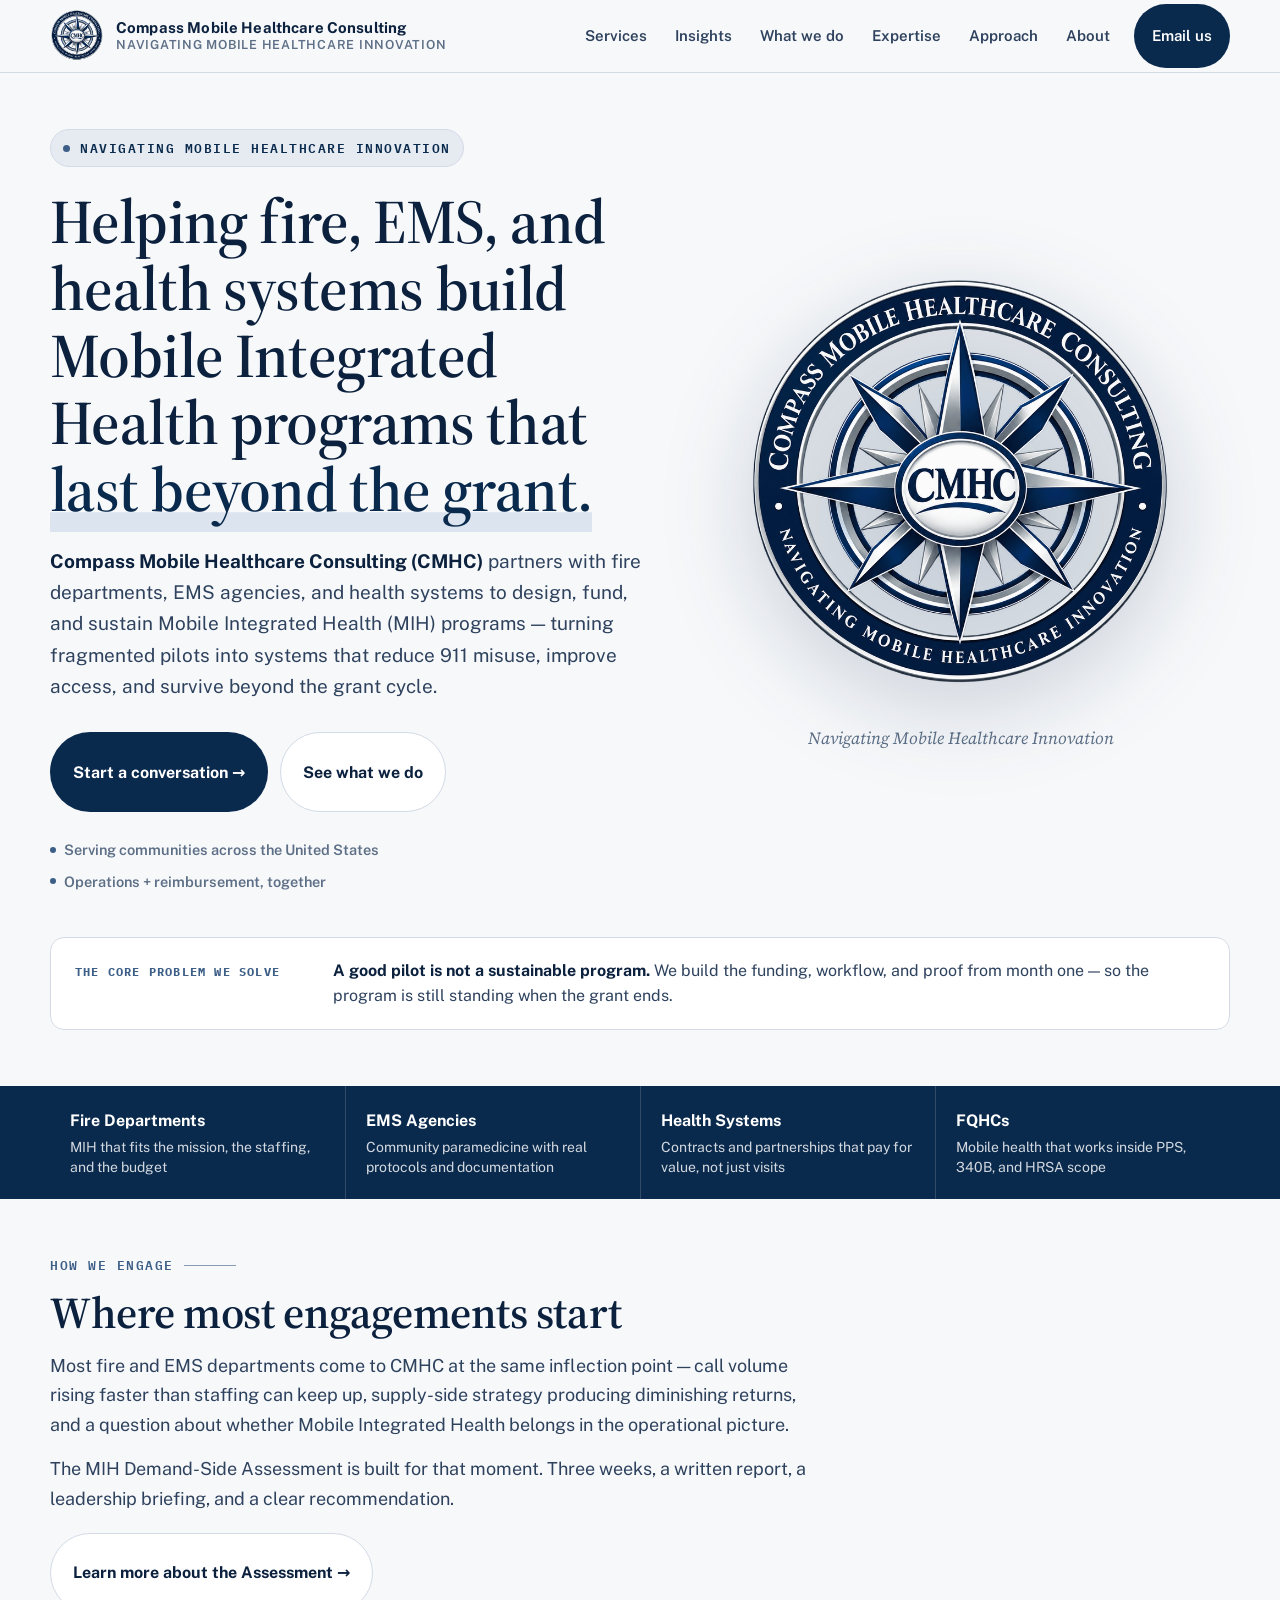
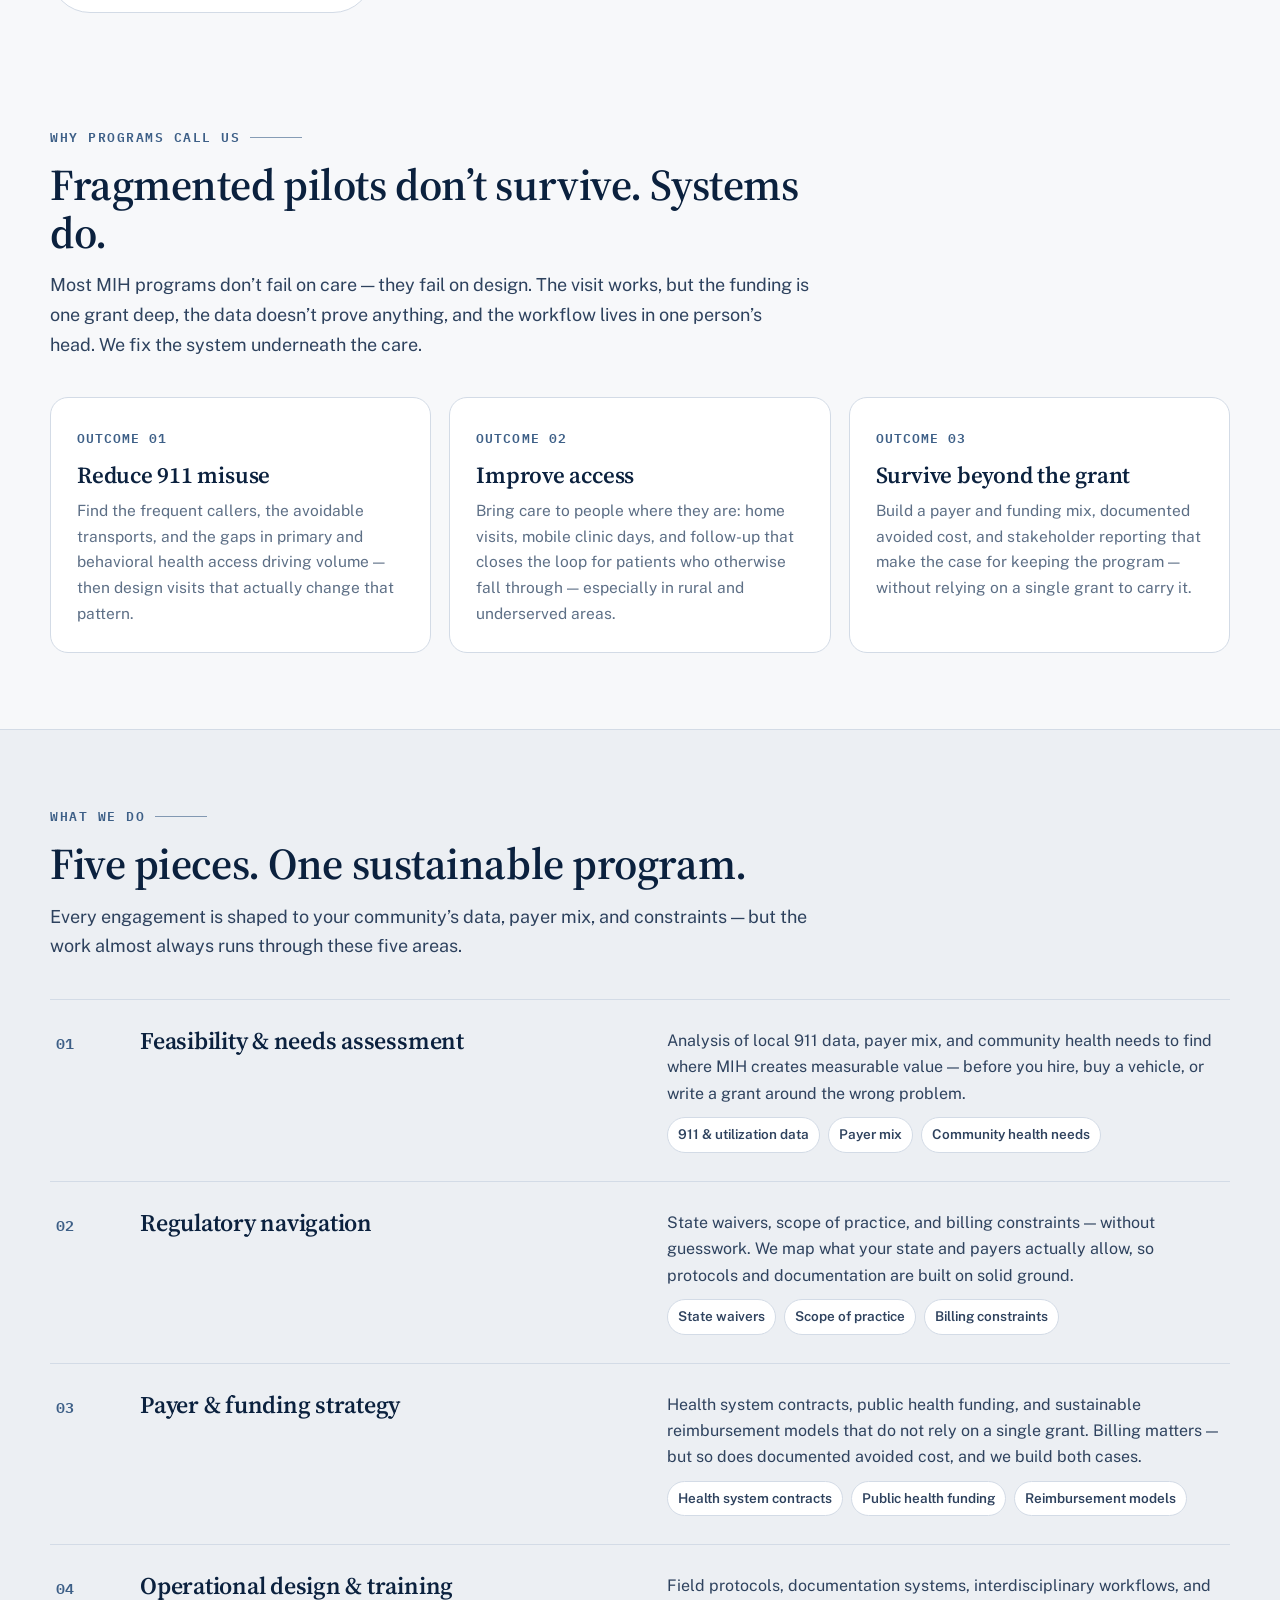
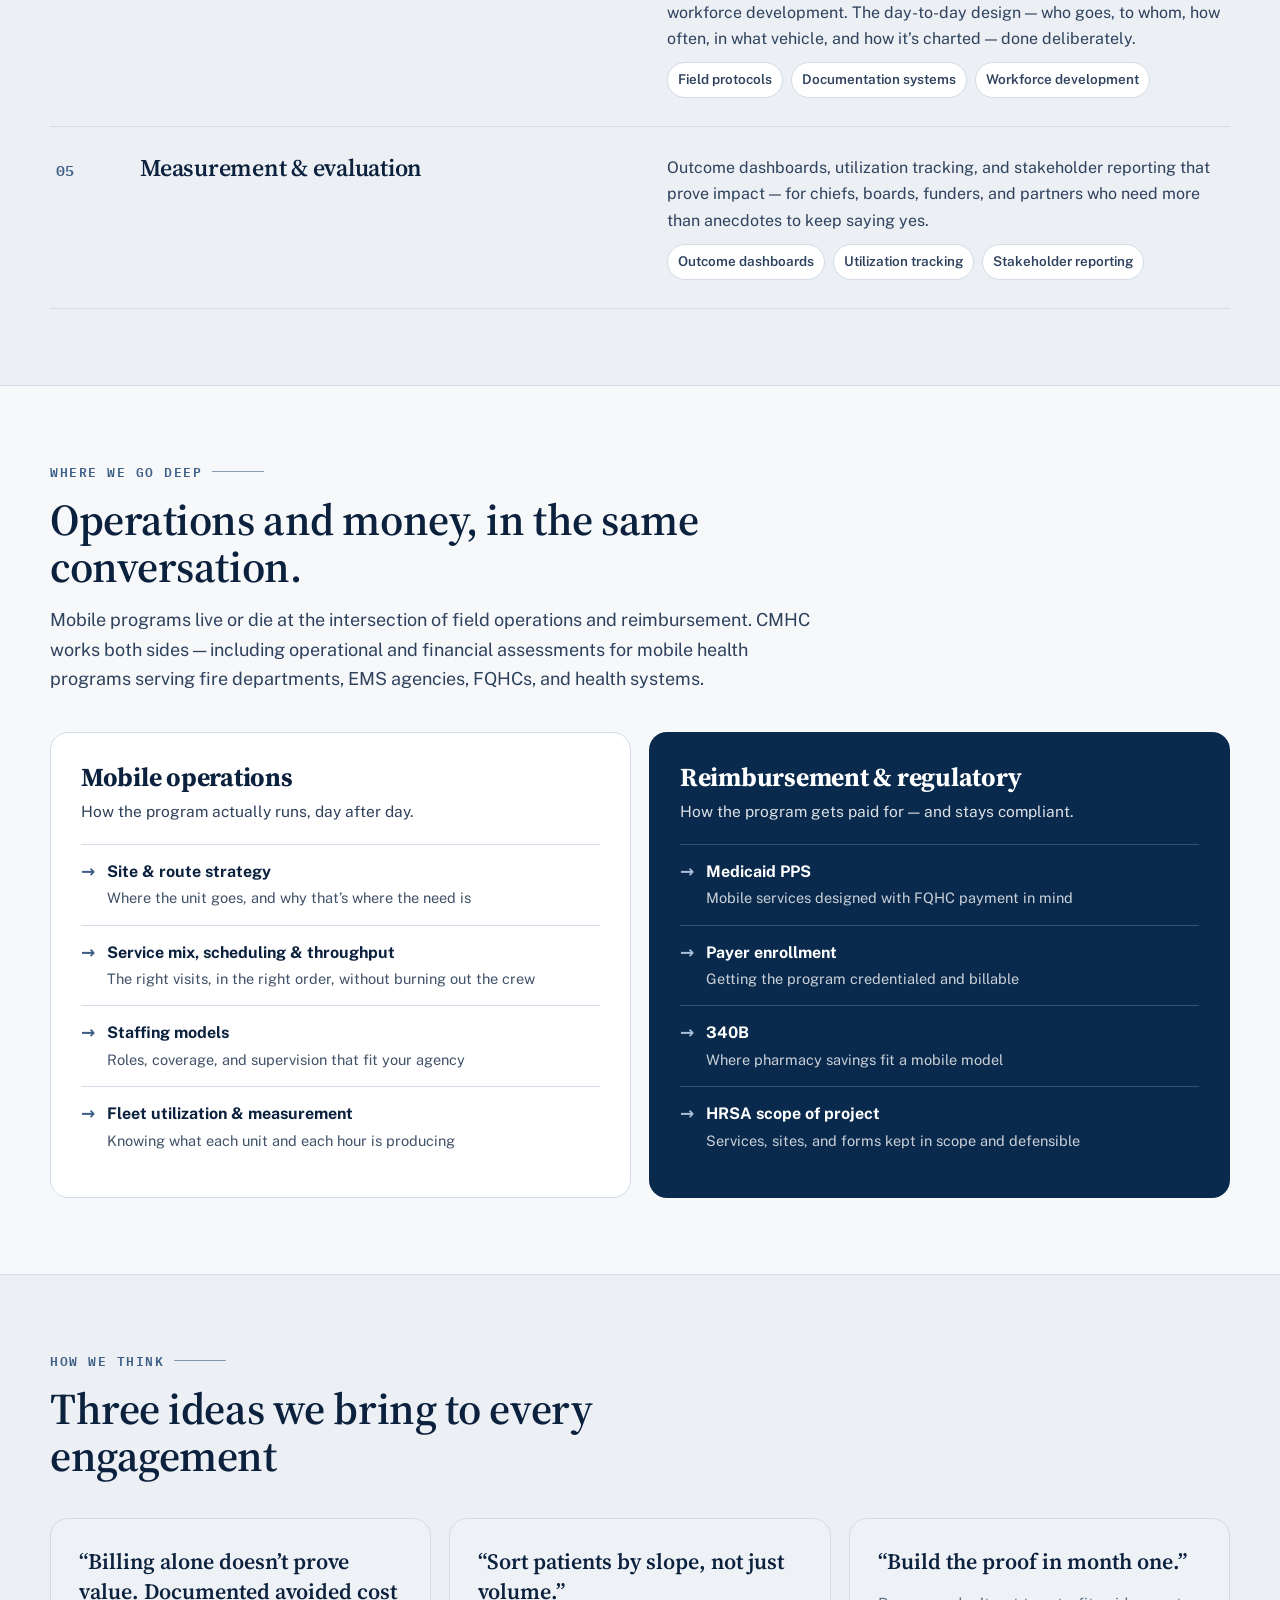
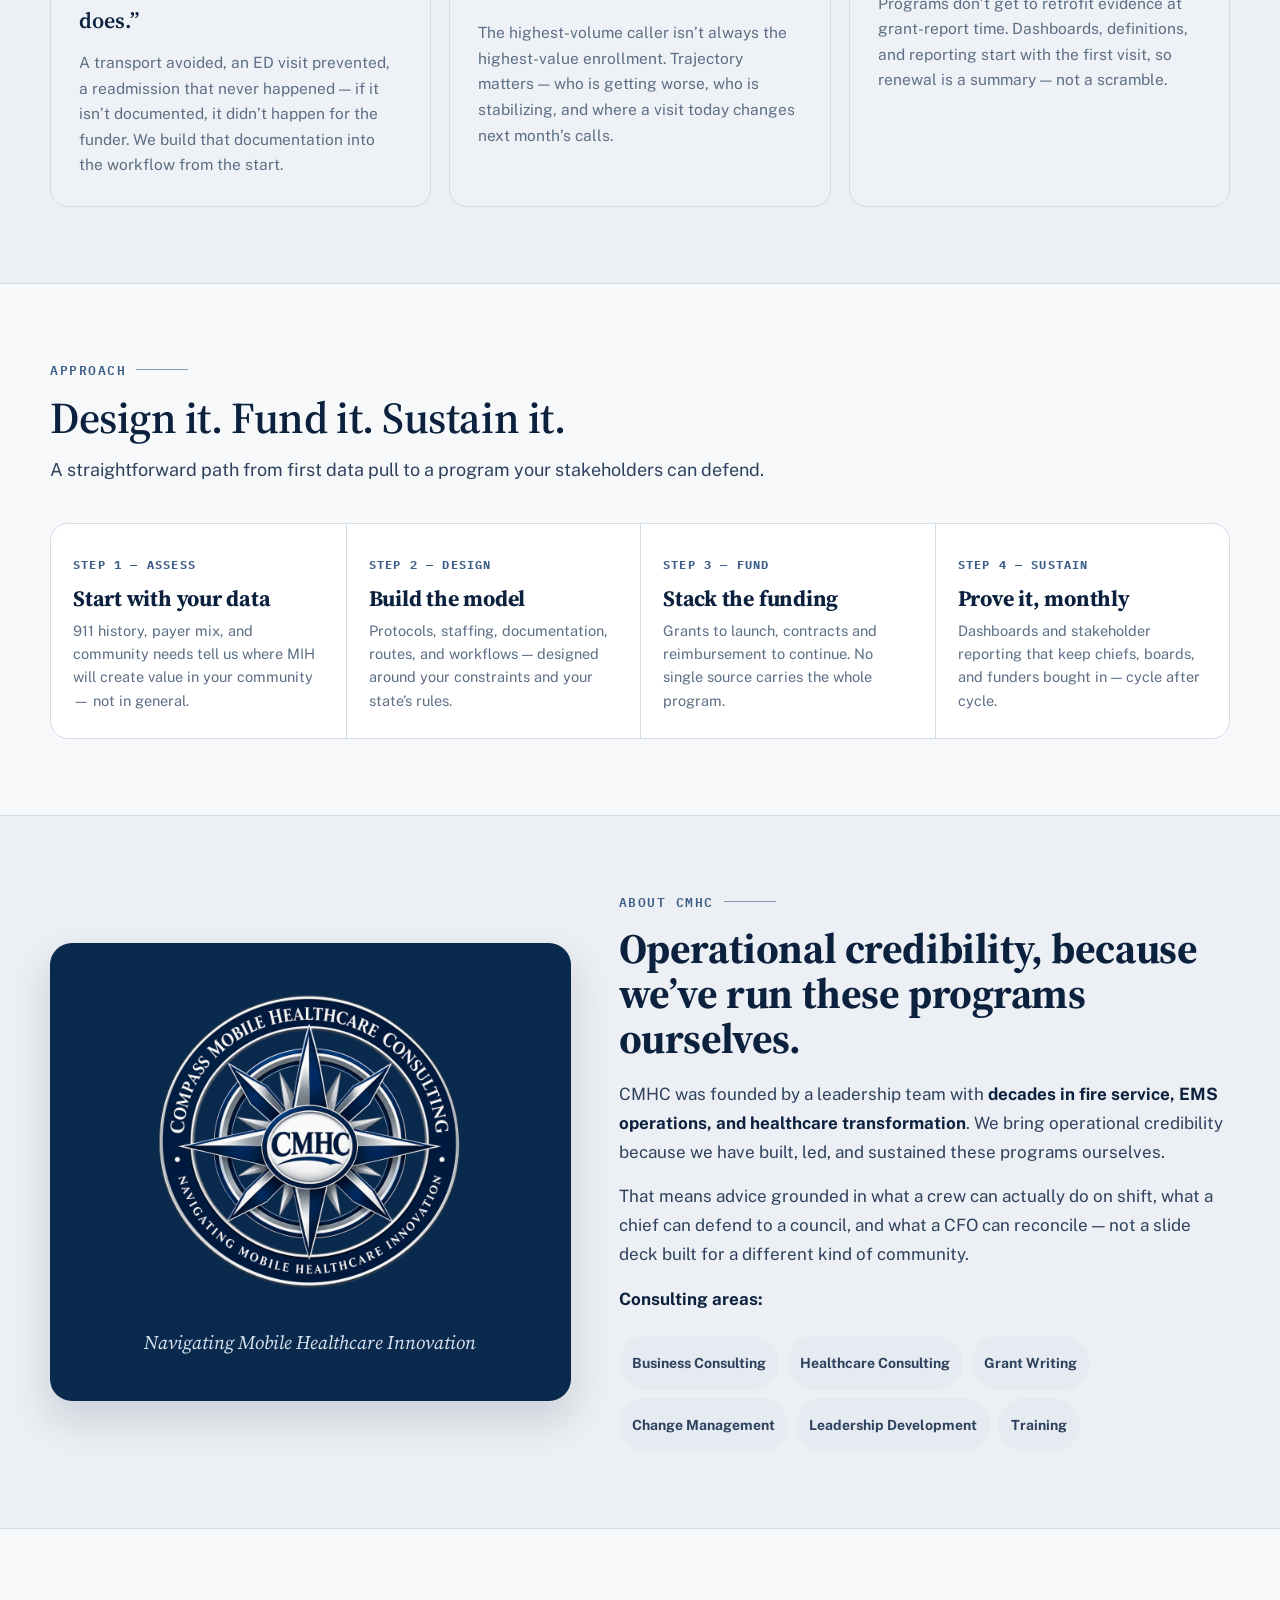
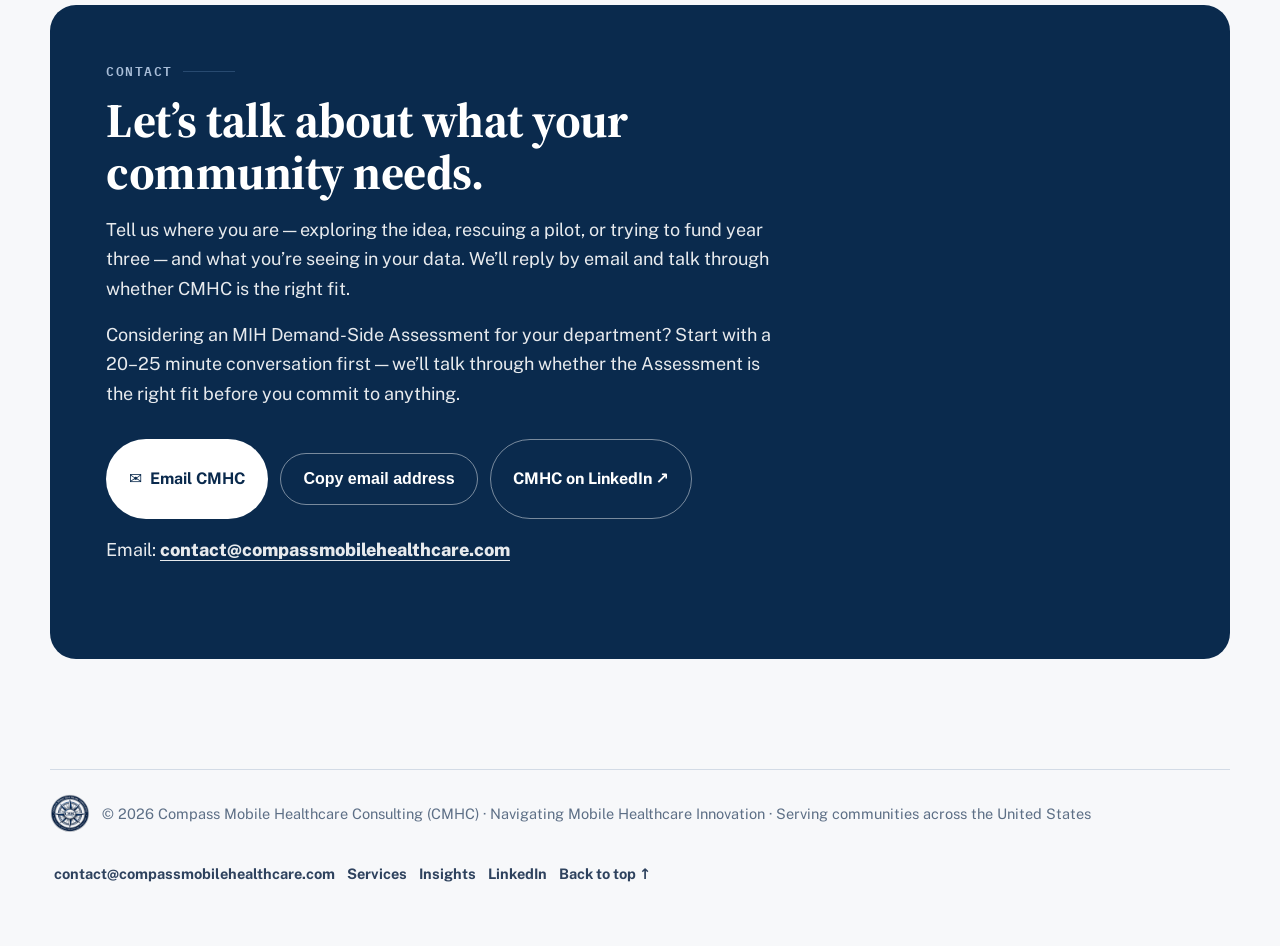
<file: index.html>
<!doctype html>
<html lang="en">
<head>
<meta charset="utf-8" />
<meta name="viewport" content="width=device-width, initial-scale=1, viewport-fit=cover" />
<meta name="color-scheme" content="light dark" />
<meta name="description" content="Compass Mobile Healthcare Consulting (CMHC) provides MIH consulting and mobile healthcare consulting for fire departments, EMS agencies, health systems, and FQHCs — designing, funding, and sustaining Mobile Integrated Health programs that last beyond the grant." />
<link rel="canonical" href="https://www.compassmobilehealthcare.com/" />
<meta property="og:type" content="website" />
<meta property="og:title" content="Compass Mobile Healthcare Consulting — MIH Consulting and Mobile Healthcare Consulting" />
<meta property="og:description" content="Compass Mobile Healthcare Consulting (CMHC) provides MIH consulting and mobile healthcare consulting for fire departments, EMS agencies, health systems, and FQHCs — designing, funding, and sustaining Mobile Integrated Health programs that last beyond the grant." />
<meta property="og:url" content="https://www.compassmobilehealthcare.com/" />
<meta property="og:image" content="https://www.compassmobilehealthcare.com/cmhc-logo.png" />
<meta name="twitter:card" content="summary_large_image" />
<meta name="twitter:title" content="Compass Mobile Healthcare Consulting — MIH Consulting and Mobile Healthcare Consulting" />
<meta name="twitter:description" content="Helping fire, EMS, and health systems build Mobile Integrated Health programs that last beyond the grant." />
<meta name="twitter:image" content="https://www.compassmobilehealthcare.com/cmhc-logo.png" />
<script type="application/ld+json">
{
  "@context": "https://schema.org",
  "@type": "Organization",
  "name": "Compass Mobile Healthcare Consulting",
  "alternateName": "CMHC",
  "url": "https://www.compassmobilehealthcare.com/",
  "logo": "https://www.compassmobilehealthcare.com/cmhc-logo.png",
  "description": "MIH consulting and mobile healthcare consulting for fire departments, EMS agencies, health systems, and FQHCs. Compass Mobile Healthcare Consulting designs, funds, and sustains Mobile Integrated Health (MIH) and mobile health programs that last beyond the grant.",
  "email": "contact@compassmobilehealthcare.com",
  "slogan": "Navigating Mobile Healthcare Innovation",
  "sameAs": ["https://www.linkedin.com/company/cmhc-consulting"],
  "knowsAbout": ["Mobile Integrated Health", "MIH consulting", "mobile healthcare consulting", "Community Paramedicine", "EMS Consulting", "Mobile Health", "FQHC", "Medicaid PPS", "340B"]
}
</script>

<link rel="icon" href="cmhc-logo.png" />
<title>Compass Mobile Healthcare Consulting — Mobile Integrated Health Consulting</title>
<link rel="preconnect" href="https://fonts.googleapis.com" />
<link rel="preconnect" href="https://fonts.gstatic.com" crossorigin />
<link href="https://fonts.googleapis.com/css2?family=Source+Serif+4:opsz,wght@8..60,500;8..60,600;8..60,700&family=Public+Sans:wght@400;500;600;700;800&family=IBM+Plex+Mono:wght@500;600&display=swap" rel="stylesheet" />
<link rel="stylesheet" href="styles.css" />
</head>
<body>

<header class="site-head">
  <div class="wrap head-inner">
    <a class="brand" href="#top" aria-label="Compass Mobile Healthcare Consulting — home">
      <img class="brand-logo" src="cmhc-logo.png" alt="Compass Mobile Healthcare Consulting compass emblem" />
      <span class="brand-text">
        <strong>Compass Mobile Healthcare Consulting</strong>
        <span>Navigating Mobile Healthcare Innovation</span>
      </span>
    </a>
    <button class="menu-btn" id="menuBtn" aria-label="Open menu" aria-expanded="false" aria-controls="mainNav">☰</button>
    <nav class="nav" id="mainNav" aria-label="Main navigation">
      <a href="services.html">Services</a>
      <a href="insights.html">Insights</a>
      <a href="#what-we-do">What we do</a>
      <a href="#expertise">Expertise</a>
      <a href="#approach">Approach</a>
      <a href="#about">About</a>
      <a class="cta" href="mailto:contact@compassmobilehealthcare.com?subject=MIH%20consulting%20inquiry">Email us</a>
    </nav>
  </div>
</header>

<main id="top">
  <!-- HERO -->
  <div class="hero">
    <div class="wrap hero-grid">
      <div>
        <span class="eyebrow"><i></i> Navigating Mobile Healthcare Innovation</span>
        <h1>Helping fire, EMS, and health systems build Mobile Integrated Health programs that <em>last beyond the grant.</em></h1>
        <p class="hero-lede"><strong>Compass Mobile Healthcare Consulting (CMHC)</strong> partners with fire departments, EMS agencies, and health systems to design, fund, and sustain Mobile Integrated Health (MIH) programs — turning fragmented pilots into systems that reduce 911 misuse, improve access, and survive beyond the grant cycle.</p>
        <div class="hero-actions">
          <a class="btn btn-primary" href="mailto:contact@compassmobilehealthcare.com?subject=Let%27s%20talk%20about%20our%20MIH%20program">Start a conversation →</a>
          <a class="btn btn-ghost" href="#what-we-do">See what we do</a>
        </div>
        <div class="hero-meta">
          <span>Serving communities across the United States</span>
          <span>Operations + reimbursement, together</span>
        </div>
      </div>
      <div class="hero-logo">
        <img src="cmhc-logo.png" alt="Compass Mobile Healthcare Consulting emblem — a silver and navy compass rose with CMHC at the center and the words Navigating Mobile Healthcare Innovation" />
        <p>Navigating Mobile Healthcare Innovation</p>
      </div>
    </div>

    <div class="wrap">
      <div class="problem-line">
        <b>The core problem we solve</b>
        <p><strong>A good pilot is not a sustainable program.</strong> We build the funding, workflow, and proof from month one — so the program is still standing when the grant ends.</p>
      </div>
    </div>

    <div class="strip" aria-label="Who we work with">
      <div class="wrap strip-inner">
        <div class="strip-item"><b>Fire Departments</b><span>MIH that fits the mission, the staffing, and the budget</span></div>
        <div class="strip-item"><b>EMS Agencies</b><span>Community paramedicine with real protocols and documentation</span></div>
        <div class="strip-item"><b>Health Systems</b><span>Contracts and partnerships that pay for value, not just visits</span></div>
        <div class="strip-item"><b>FQHCs</b><span>Mobile health that works inside PPS, 340B, and HRSA scope</span></div>
      </div>
    </div>
  </div>

  <!-- ASSESSMENT INTRO -->
  <section aria-labelledby="start-h" style="padding:56px 0 0">
    <div class="wrap">
      <div class="section-head">
        <div class="kicker">How we engage</div>
        <h2 id="start-h">Where most engagements start</h2>
        <p>Most fire and EMS departments come to CMHC at the same inflection point — call volume rising faster than staffing can keep up, supply-side strategy producing diminishing returns, and a question about whether Mobile Integrated Health belongs in the operational picture.</p>
        <p>The MIH Demand-Side Assessment is built for that moment. Three weeks, a written report, a leadership briefing, and a clear recommendation.</p>
        <p style="margin-top:20px"><a class="btn btn-ghost" href="services.html">Learn more about the Assessment →</a></p>
      </div>
    </div>
  </section>

  <!-- OUTCOMES -->
  <section aria-labelledby="outcomes-h">
    <div class="wrap">
      <div class="section-head">
        <div class="kicker">Why programs call us</div>
        <h2 id="outcomes-h">Fragmented pilots don’t survive. Systems do.</h2>
        <p>Most MIH programs don’t fail on care — they fail on design. The visit works, but the funding is one grant deep, the data doesn’t prove anything, and the workflow lives in one person’s head. We fix the system underneath the care.</p>
      </div>
      <div class="outcomes">
        <article class="outcome">
          <span class="outcome-num">OUTCOME 01</span>
          <h3>Reduce 911 misuse</h3>
          <p>Find the frequent callers, the avoidable transports, and the gaps in primary and behavioral health access driving volume — then design visits that actually change that pattern.</p>
        </article>
        <article class="outcome">
          <span class="outcome-num">OUTCOME 02</span>
          <h3>Improve access</h3>
          <p>Bring care to people where they are: home visits, mobile clinic days, and follow-up that closes the loop for patients who otherwise fall through — especially in rural and underserved areas.</p>
        </article>
        <article class="outcome">
          <span class="outcome-num">OUTCOME 03</span>
          <h3>Survive beyond the grant</h3>
          <p>Build a payer and funding mix, documented avoided cost, and stakeholder reporting that make the case for keeping the program — without relying on a single grant to carry it.</p>
        </article>
      </div>
    </div>
  </section>

  <!-- WHAT WE DO -->
  <section class="alt" id="what-we-do" aria-labelledby="what-h">
    <div class="wrap">
      <div class="section-head">
        <div class="kicker">What we do</div>
        <h2 id="what-h">Five pieces. One sustainable program.</h2>
        <p>Every engagement is shaped to your community’s data, payer mix, and constraints — but the work almost always runs through these five areas.</p>
      </div>
      <div class="service-list">
        <article class="service">
          <span class="service-no">01</span>
          <h3>Feasibility &amp; needs assessment</h3>
          <div>
            <p>Analysis of local 911 data, payer mix, and community health needs to find where MIH creates measurable value — before you hire, buy a vehicle, or write a grant around the wrong problem.</p>
            <ul><li>911 &amp; utilization data</li><li>Payer mix</li><li>Community health needs</li></ul>
          </div>
        </article>
        <article class="service">
          <span class="service-no">02</span>
          <h3>Regulatory navigation</h3>
          <div>
            <p>State waivers, scope of practice, and billing constraints — without guesswork. We map what your state and payers actually allow, so protocols and documentation are built on solid ground.</p>
            <ul><li>State waivers</li><li>Scope of practice</li><li>Billing constraints</li></ul>
          </div>
        </article>
        <article class="service">
          <span class="service-no">03</span>
          <h3>Payer &amp; funding strategy</h3>
          <div>
            <p>Health system contracts, public health funding, and sustainable reimbursement models that do not rely on a single grant. Billing matters — but so does documented avoided cost, and we build both cases.</p>
            <ul><li>Health system contracts</li><li>Public health funding</li><li>Reimbursement models</li></ul>
          </div>
        </article>
        <article class="service">
          <span class="service-no">04</span>
          <h3>Operational design &amp; training</h3>
          <div>
            <p>Field protocols, documentation systems, interdisciplinary workflows, and workforce development. The day-to-day design — who goes, to whom, how often, in what vehicle, and how it’s charted — done deliberately.</p>
            <ul><li>Field protocols</li><li>Documentation systems</li><li>Workforce development</li></ul>
          </div>
        </article>
        <article class="service">
          <span class="service-no">05</span>
          <h3>Measurement &amp; evaluation</h3>
          <div>
            <p>Outcome dashboards, utilization tracking, and stakeholder reporting that prove impact — for chiefs, boards, funders, and partners who need more than anecdotes to keep saying yes.</p>
            <ul><li>Outcome dashboards</li><li>Utilization tracking</li><li>Stakeholder reporting</li></ul>
          </div>
        </article>
      </div>
    </div>
  </section>

  <!-- EXPERTISE -->
  <section id="expertise" aria-labelledby="exp-h">
    <div class="wrap">
      <div class="section-head">
        <div class="kicker">Where we go deep</div>
        <h2 id="exp-h">Operations and money, in the same conversation.</h2>
        <p>Mobile programs live or die at the intersection of field operations and reimbursement. CMHC works both sides — including operational and financial assessments for mobile health programs serving fire departments, EMS agencies, FQHCs, and health systems.</p>
      </div>
      <div class="expertise">
        <article class="exp-card">
          <h3>Mobile operations</h3>
          <p>How the program actually runs, day after day.</p>
          <ul class="exp-list">
            <li><div><b>Site &amp; route strategy</b><span>Where the unit goes, and why that’s where the need is</span></div></li>
            <li><div><b>Service mix, scheduling &amp; throughput</b><span>The right visits, in the right order, without burning out the crew</span></div></li>
            <li><div><b>Staffing models</b><span>Roles, coverage, and supervision that fit your agency</span></div></li>
            <li><div><b>Fleet utilization &amp; measurement</b><span>Knowing what each unit and each hour is producing</span></div></li>
          </ul>
        </article>
        <article class="exp-card dark">
          <h3>Reimbursement &amp; regulatory</h3>
          <p>How the program gets paid for — and stays compliant.</p>
          <ul class="exp-list">
            <li><div><b>Medicaid PPS</b><span>Mobile services designed with FQHC payment in mind</span></div></li>
            <li><div><b>Payer enrollment</b><span>Getting the program credentialed and billable</span></div></li>
            <li><div><b>340B</b><span>Where pharmacy savings fit a mobile model</span></div></li>
            <li><div><b>HRSA scope of project</b><span>Services, sites, and forms kept in scope and defensible</span></div></li>
          </ul>
        </article>
      </div>
    </div>
  </section>

  <!-- PRINCIPLES -->
  <section class="alt" aria-labelledby="prin-h">
    <div class="wrap">
      <div class="section-head">
        <div class="kicker">How we think</div>
        <h2 id="prin-h">Three ideas we bring to every engagement</h2>
      </div>
      <div class="principles">
        <article class="principle">
          <blockquote>“Billing alone doesn’t prove value. Documented avoided cost does.”</blockquote>
          <p>A transport avoided, an ED visit prevented, a readmission that never happened — if it isn’t documented, it didn’t happen for the funder. We build that documentation into the workflow from the start.</p>
        </article>
        <article class="principle">
          <blockquote>“Sort patients by slope, not just volume.”</blockquote>
          <p>The highest-volume caller isn’t always the highest-value enrollment. Trajectory matters — who is getting worse, who is stabilizing, and where a visit today changes next month’s calls.</p>
        </article>
        <article class="principle">
          <blockquote>“Build the proof in month one.”</blockquote>
          <p>Programs don’t get to retrofit evidence at grant-report time. Dashboards, definitions, and reporting start with the first visit, so renewal is a summary — not a scramble.</p>
        </article>
      </div>
    </div>
  </section>

  <!-- APPROACH -->
  <section id="approach" aria-labelledby="app-h">
    <div class="wrap">
      <div class="section-head">
        <div class="kicker">Approach</div>
        <h2 id="app-h">Design it. Fund it. Sustain it.</h2>
        <p>A straightforward path from first data pull to a program your stakeholders can defend.</p>
      </div>
      <div class="steps">
        <article class="step"><b>Step 1 — Assess</b><h3>Start with your data</h3><p>911 history, payer mix, and community needs tell us where MIH will create value in your community — not in general.</p></article>
        <article class="step"><b>Step 2 — Design</b><h3>Build the model</h3><p>Protocols, staffing, documentation, routes, and workflows — designed around your constraints and your state’s rules.</p></article>
        <article class="step"><b>Step 3 — Fund</b><h3>Stack the funding</h3><p>Grants to launch, contracts and reimbursement to continue. No single source carries the whole program.</p></article>
        <article class="step"><b>Step 4 — Sustain</b><h3>Prove it, monthly</h3><p>Dashboards and stakeholder reporting that keep chiefs, boards, and funders bought in — cycle after cycle.</p></article>
      </div>
    </div>
  </section>

  <!-- ABOUT -->
  <section class="alt" id="about" aria-labelledby="about-h">
    <div class="wrap about-grid">
      <div class="about-logo">
        <img src="cmhc-logo.png" alt="Compass Mobile Healthcare Consulting compass emblem" />
        <p>Navigating Mobile Healthcare Innovation</p>
      </div>
      <div class="about-copy">
        <div class="kicker">About CMHC</div>
        <h2 id="about-h">Operational credibility, because we’ve run these programs ourselves.</h2>
        <p>CMHC was founded by a leadership team with <strong>decades in fire service, EMS operations, and healthcare transformation</strong>. We bring operational credibility because we have built, led, and sustained these programs ourselves.</p>
        <p>That means advice grounded in what a crew can actually do on shift, what a chief can defend to a council, and what a CFO can reconcile — not a slide deck built for a different kind of community.</p>
        <p><strong>Consulting areas:</strong></p>
        <div class="tags" aria-label="Consulting areas">
          <span>Business Consulting</span>
          <span>Healthcare Consulting</span>
          <span>Grant Writing</span>
          <span>Change Management</span>
          <span>Leadership Development</span>
          <span>Training</span>
        </div>
      </div>
    </div>
  </section>

  <!-- CONTACT -->
  <section aria-labelledby="contact-h">
    <div class="wrap">
      <div class="contact">
        <div class="kicker" style="color:#a9bed8">Contact</div>
        <h2 id="contact-h">Let’s talk about what your community needs.</h2>
        <p>Tell us where you are — exploring the idea, rescuing a pilot, or trying to fund year three — and what you’re seeing in your data. We’ll reply by email and talk through whether CMHC is the right fit.</p>
        <p>Considering an MIH Demand-Side Assessment for your department? Start with a 20–25 minute conversation first — we’ll talk through whether the Assessment is the right fit before you commit to anything.</p>
        <div class="contact-actions">
          <a class="btn btn-light" href="mailto:contact@compassmobilehealthcare.com?subject=MIH%20consulting%20inquiry%20for%20CMHC">✉ &nbsp;Email CMHC</a>
          <button class="btn btn-outline" id="copyBtn" type="button">Copy email address</button>
          <a class="btn btn-outline" href="https://linkedin.com/company/cmhc-consulting" target="_blank" rel="noopener">CMHC on LinkedIn ↗</a>
        </div>
        <p class="email-line">Email: <a href="mailto:contact@compassmobilehealthcare.com">contact@compassmobilehealthcare.com</a></p>
        <p class="copy-note" id="copyNote" aria-live="polite"></p>
      </div>
    </div>
  </section>
</main>

<footer>
  <div class="wrap foot">
    <span class="foot-brand">
      <img class="foot-logo" src="cmhc-logo.png" alt="" />
      <span>© <span id="year">2026</span> Compass Mobile Healthcare Consulting (CMHC) &middot; Navigating Mobile Healthcare Innovation &middot; Serving communities across the United States</span>
    </span>
    <span>
      <a href="mailto:contact@compassmobilehealthcare.com">contact@compassmobilehealthcare.com</a>
      <a href="services.html">Services</a>
      <a href="insights.html">Insights</a>
      <a href="https://linkedin.com/company/cmhc-consulting" target="_blank" rel="noopener">LinkedIn</a>
      <a href="#top">Back to top ↑</a>
    </span>
  </div>
</footer>

<script>
  (function(){
    var btn = document.getElementById('menuBtn');
    var nav = document.getElementById('mainNav');
    if(btn && nav){
      btn.addEventListener('click', function(){
        var open = nav.classList.toggle('open');
        btn.setAttribute('aria-expanded', open ? 'true' : 'false');
        btn.textContent = open ? '✕' : '☰';
      });
      nav.addEventListener('click', function(e){
        if(e.target.tagName === 'A'){ nav.classList.remove('open'); btn.setAttribute('aria-expanded','false'); btn.textContent='☰'; }
      });
    }
    var copyBtn = document.getElementById('copyBtn');
    var note = document.getElementById('copyNote');
    var email = 'contact@compassmobilehealthcare.com';
    if(copyBtn){
      copyBtn.addEventListener('click', function(){
        function done(){ if(note) note.textContent = 'Email address copied.'; copyBtn.textContent = 'Copied ✓'; setTimeout(function(){ copyBtn.textContent='Copy email address'; if(note) note.textContent=''; }, 2600); }
        function fallback(){
          var ta = document.createElement('textarea');
          ta.value = email; ta.style.position='fixed'; ta.style.opacity='0';
          document.body.appendChild(ta); ta.select();
          try{ document.execCommand('copy'); done(); }catch(e){ if(note) note.textContent = email; }
          document.body.removeChild(ta);
        }
        if(navigator.clipboard && navigator.clipboard.writeText){
          navigator.clipboard.writeText(email).then(done).catch(fallback);
        } else { fallback(); }
      });
    }
    var y = document.getElementById('year');
    if(y){ y.textContent = new Date().getFullYear(); }
  })();
</script>
</body>
</html>
</file>
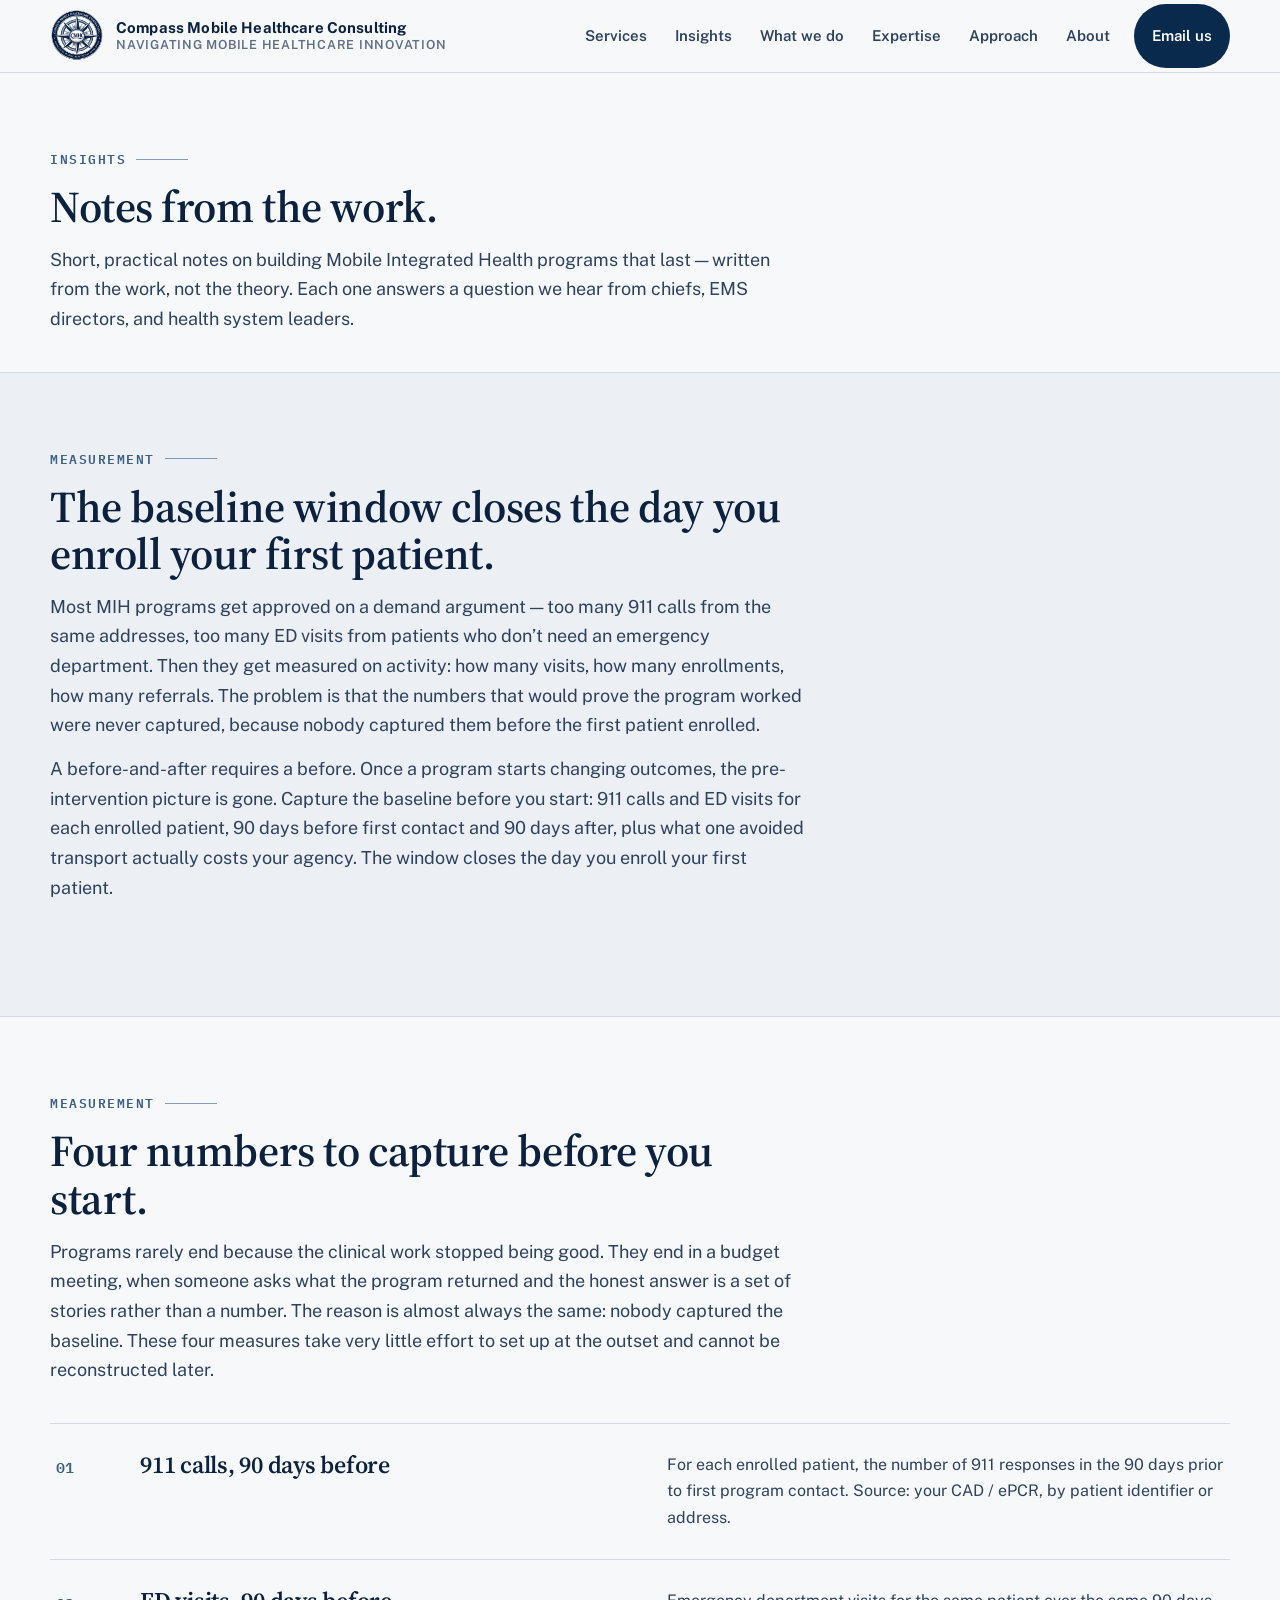
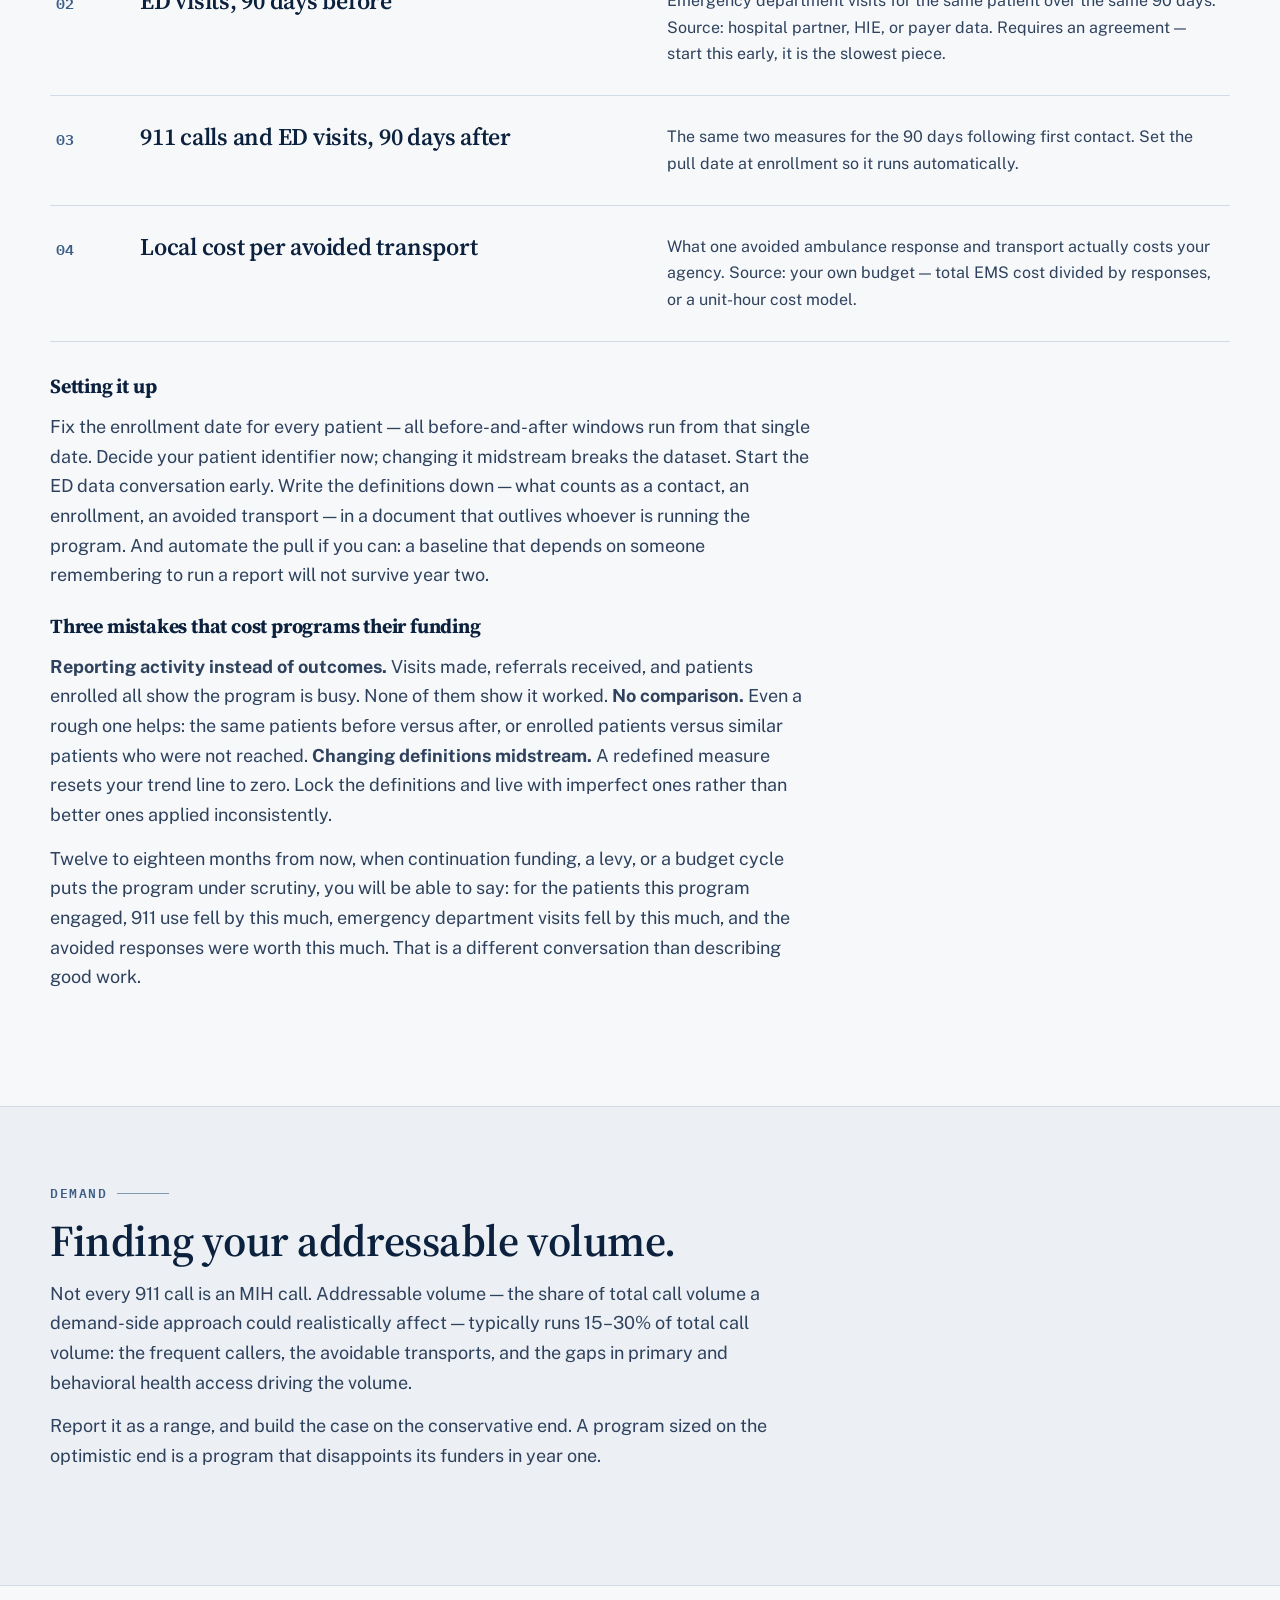
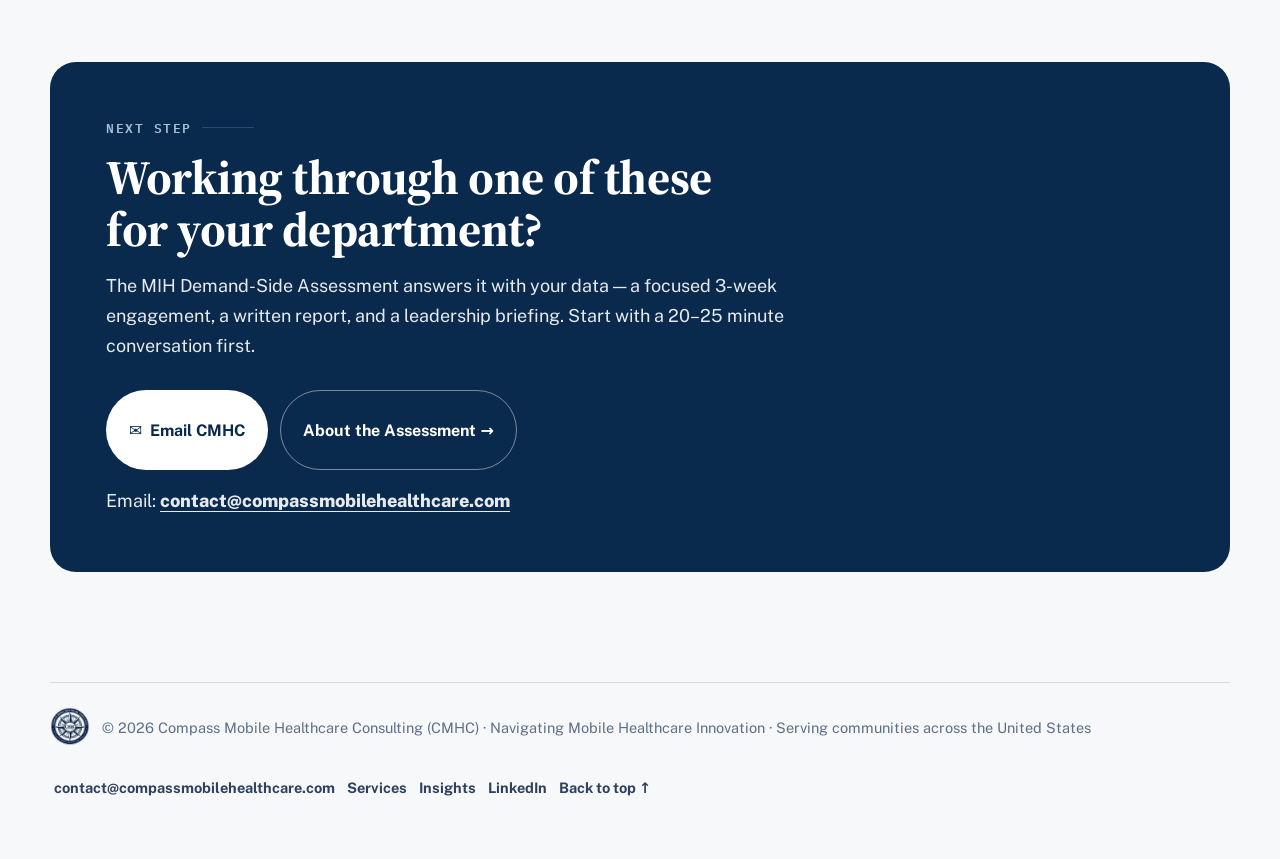
<file: insights.html>
<!doctype html>
<html lang="en">
<head>
<meta charset="utf-8" />
<meta name="viewport" content="width=device-width, initial-scale=1, viewport-fit=cover" />
<meta name="color-scheme" content="light dark" />
<meta name="description" content="Insights from Compass Mobile Healthcare Consulting — short, practical notes on building Mobile Integrated Health programs that last: the baseline window, the four numbers to capture before you start, and finding your addressable volume." />
<link rel="canonical" href="https://www.compassmobilehealthcare.com/insights.html" />
<meta property="og:type" content="website" />
<meta property="og:title" content="Insights — Compass Mobile Healthcare Consulting" />
<meta property="og:description" content="Short, practical notes on building Mobile Integrated Health programs that last — written from the work, not the theory." />
<meta property="og:url" content="https://www.compassmobilehealthcare.com/insights.html" />
<meta property="og:image" content="https://www.compassmobilehealthcare.com/cmhc-logo.png" />
<meta name="twitter:card" content="summary_large_image" />
<meta name="twitter:title" content="Insights — Compass Mobile Healthcare Consulting" />
<meta name="twitter:description" content="Short, practical notes on building Mobile Integrated Health programs that last." />
<meta name="twitter:image" content="https://www.compassmobilehealthcare.com/cmhc-logo.png" />
<link rel="icon" href="cmhc-logo.png" />
<title>Insights — Compass Mobile Healthcare Consulting</title>
<link rel="preconnect" href="https://fonts.googleapis.com" />
<link rel="preconnect" href="https://fonts.gstatic.com" crossorigin />
<link href="https://fonts.googleapis.com/css2?family=Source+Serif+4:opsz,wght@8..60,500;8..60,600;8..60,700&family=Public+Sans:wght@400;500;600;700;800&family=IBM+Plex+Mono:wght@500;600&display=swap" rel="stylesheet" />
<link rel="stylesheet" href="styles.css" />
</head>
<body>

<header class="site-head">
  <div class="wrap head-inner">
    <a class="brand" href="index.html" aria-label="Compass Mobile Healthcare Consulting — home">
      <img class="brand-logo" src="cmhc-logo.png" alt="Compass Mobile Healthcare Consulting compass emblem" />
      <span class="brand-text">
        <strong>Compass Mobile Healthcare Consulting</strong>
        <span>Navigating Mobile Healthcare Innovation</span>
      </span>
    </a>
    <button class="menu-btn" id="menuBtn" aria-label="Open menu" aria-expanded="false" aria-controls="mainNav">☰</button>
    <nav class="nav" id="mainNav" aria-label="Main navigation">
      <a href="services.html">Services</a>
      <a href="insights.html">Insights</a>
      <a href="index.html#what-we-do">What we do</a>
      <a href="index.html#expertise">Expertise</a>
      <a href="index.html#approach">Approach</a>
      <a href="index.html#about">About</a>
      <a class="cta" href="mailto:contact@compassmobilehealthcare.com?subject=MIH%20consulting%20inquiry">Email us</a>
    </nav>
  </div>
</header>

<main id="top">
  <!-- INTRO -->
  <section aria-labelledby="insights-h" style="padding-bottom:0">
    <div class="wrap">
      <div class="section-head">
        <div class="kicker">Insights</div>
        <h2 id="insights-h">Notes from the work.</h2>
        <p>Short, practical notes on building Mobile Integrated Health programs that last — written from the work, not the theory. Each one answers a question we hear from chiefs, EMS directors, and health system leaders.</p>
      </div>
    </div>
  </section>

  <!-- PIECE 1: BASELINE WINDOW -->
  <section class="alt" id="baseline-window" aria-labelledby="baseline-h">
    <div class="wrap">
      <div class="section-head">
        <div class="kicker">Measurement</div>
        <h2 id="baseline-h">The baseline window closes the day you enroll your first patient.</h2>
        <p>Most MIH programs get approved on a demand argument — too many 911 calls from the same addresses, too many ED visits from patients who don&rsquo;t need an emergency department. Then they get measured on activity: how many visits, how many enrollments, how many referrals. The problem is that the numbers that would prove the program worked were never captured, because nobody captured them before the first patient enrolled.</p>
        <p>A before-and-after requires a before. Once a program starts changing outcomes, the pre-intervention picture is gone. Capture the baseline before you start: 911 calls and ED visits for each enrolled patient, 90 days before first contact and 90 days after, plus what one avoided transport actually costs your agency. The window closes the day you enroll your first patient.</p>
      </div>
    </div>
  </section>

  <!-- PIECE 2: FOUR NUMBERS -->
  <section id="four-numbers" aria-labelledby="four-h">
    <div class="wrap">
      <div class="section-head">
        <div class="kicker">Measurement</div>
        <h2 id="four-h">Four numbers to capture before you start.</h2>
        <p>Programs rarely end because the clinical work stopped being good. They end in a budget meeting, when someone asks what the program returned and the honest answer is a set of stories rather than a number. The reason is almost always the same: nobody captured the baseline. These four measures take very little effort to set up at the outset and cannot be reconstructed later.</p>
      </div>
      <div class="service-list">
        <article class="service">
          <span class="service-no">01</span>
          <h3>911 calls, 90 days before</h3>
          <div><p>For each enrolled patient, the number of 911 responses in the 90 days prior to first program contact. Source: your CAD / ePCR, by patient identifier or address.</p></div>
        </article>
        <article class="service">
          <span class="service-no">02</span>
          <h3>ED visits, 90 days before</h3>
          <div><p>Emergency department visits for the same patient over the same 90 days. Source: hospital partner, HIE, or payer data. Requires an agreement — start this early, it is the slowest piece.</p></div>
        </article>
        <article class="service">
          <span class="service-no">03</span>
          <h3>911 calls and ED visits, 90 days after</h3>
          <div><p>The same two measures for the 90 days following first contact. Set the pull date at enrollment so it runs automatically.</p></div>
        </article>
        <article class="service">
          <span class="service-no">04</span>
          <h3>Local cost per avoided transport</h3>
          <div><p>What one avoided ambulance response and transport actually costs your agency. Source: your own budget — total EMS cost divided by responses, or a unit-hour cost model.</p></div>
        </article>
      </div>
      <div class="section-head" style="margin-top:34px">
        <h3 style="font-size:1.25rem">Setting it up</h3>
        <p>Fix the enrollment date for every patient — all before-and-after windows run from that single date. Decide your patient identifier now; changing it midstream breaks the dataset. Start the ED data conversation early. Write the definitions down — what counts as a contact, an enrollment, an avoided transport — in a document that outlives whoever is running the program. And automate the pull if you can: a baseline that depends on someone remembering to run a report will not survive year two.</p>
        <h3 style="font-size:1.25rem;margin-top:26px">Three mistakes that cost programs their funding</h3>
        <p><strong>Reporting activity instead of outcomes.</strong> Visits made, referrals received, and patients enrolled all show the program is busy. None of them show it worked. <strong>No comparison.</strong> Even a rough one helps: the same patients before versus after, or enrolled patients versus similar patients who were not reached. <strong>Changing definitions midstream.</strong> A redefined measure resets your trend line to zero. Lock the definitions and live with imperfect ones rather than better ones applied inconsistently.</p>
        <p>Twelve to eighteen months from now, when continuation funding, a levy, or a budget cycle puts the program under scrutiny, you will be able to say: for the patients this program engaged, 911 use fell by this much, emergency department visits fell by this much, and the avoided responses were worth this much. That is a different conversation than describing good work.</p>
      </div>
    </div>
  </section>

  <!-- PIECE 3: ADDRESSABLE VOLUME -->
  <section class="alt" id="addressable-volume" aria-labelledby="volume-h">
    <div class="wrap">
      <div class="section-head">
        <div class="kicker">Demand</div>
        <h2 id="volume-h">Finding your addressable volume.</h2>
        <p>Not every 911 call is an MIH call. Addressable volume — the share of total call volume a demand-side approach could realistically affect — typically runs 15&ndash;30% of total call volume: the frequent callers, the avoidable transports, and the gaps in primary and behavioral health access driving the volume.</p>
        <p>Report it as a range, and build the case on the conservative end. A program sized on the optimistic end is a program that disappoints its funders in year one.</p>
      </div>
    </div>
  </section>

  <!-- CTA -->
  <section aria-labelledby="cta-h">
    <div class="wrap">
      <div class="contact">
        <div class="kicker" style="color:#a9bed8">Next step</div>
        <h2 id="cta-h">Working through one of these for your department?</h2>
        <p>The MIH Demand-Side Assessment answers it with your data — a focused 3-week engagement, a written report, and a leadership briefing. Start with a 20&ndash;25 minute conversation first.</p>
        <div class="contact-actions">
          <a class="btn btn-light" href="mailto:contact@compassmobilehealthcare.com?subject=MIH%20consulting%20inquiry">✉ &nbsp;Email CMHC</a>
          <a class="btn btn-outline" href="services.html">About the Assessment →</a>
        </div>
        <p class="email-line">Email: <a href="mailto:contact@compassmobilehealthcare.com">contact@compassmobilehealthcare.com</a></p>
      </div>
    </div>
  </section>
</main>

<footer>
  <div class="wrap foot">
    <span class="foot-brand">
      <img class="foot-logo" src="cmhc-logo.png" alt="" />
      <span>© <span id="year">2026</span> Compass Mobile Healthcare Consulting (CMHC) &middot; Navigating Mobile Healthcare Innovation &middot; Serving communities across the United States</span>
    </span>
    <span>
      <a href="mailto:contact@compassmobilehealthcare.com">contact@compassmobilehealthcare.com</a>
      <a href="services.html">Services</a>
      <a href="insights.html">Insights</a>
      <a href="https://linkedin.com/company/cmhc-consulting" target="_blank" rel="noopener">LinkedIn</a>
      <a href="#top">Back to top ↑</a>
    </span>
  </div>
</footer>

<script>
  (function(){
    var btn = document.getElementById('menuBtn');
    var nav = document.getElementById('mainNav');
    if(btn && nav){
      btn.addEventListener('click', function(){
        var open = nav.classList.toggle('open');
        btn.setAttribute('aria-expanded', open ? 'true' : 'false');
        btn.textContent = open ? '✕' : '☰';
      });
      nav.addEventListener('click', function(e){
        if(e.target.tagName === 'A'){ nav.classList.remove('open'); btn.setAttribute('aria-expanded','false'); btn.textContent='☰'; }
      });
    }
    var y = document.getElementById('year');
    if(y){ y.textContent = new Date().getFullYear(); }
  })();
</script>
</body>
</html>
</file>
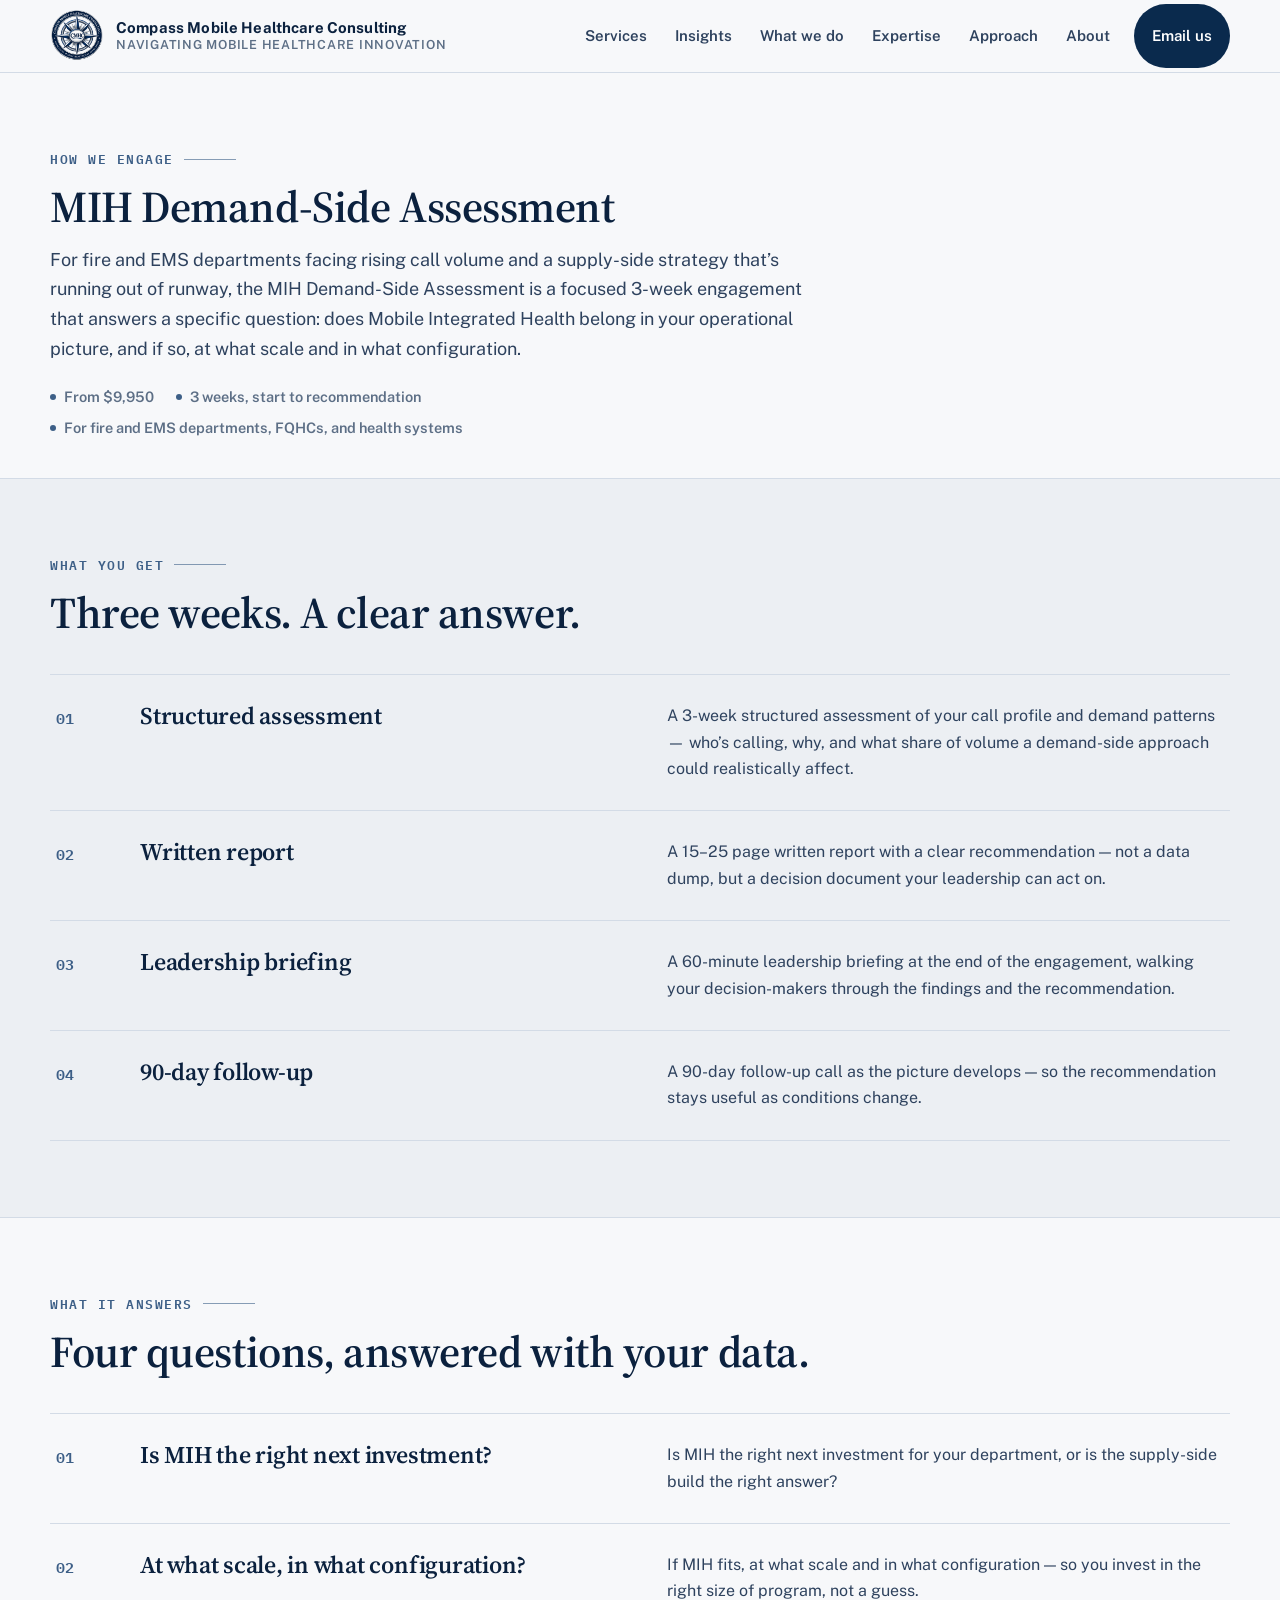
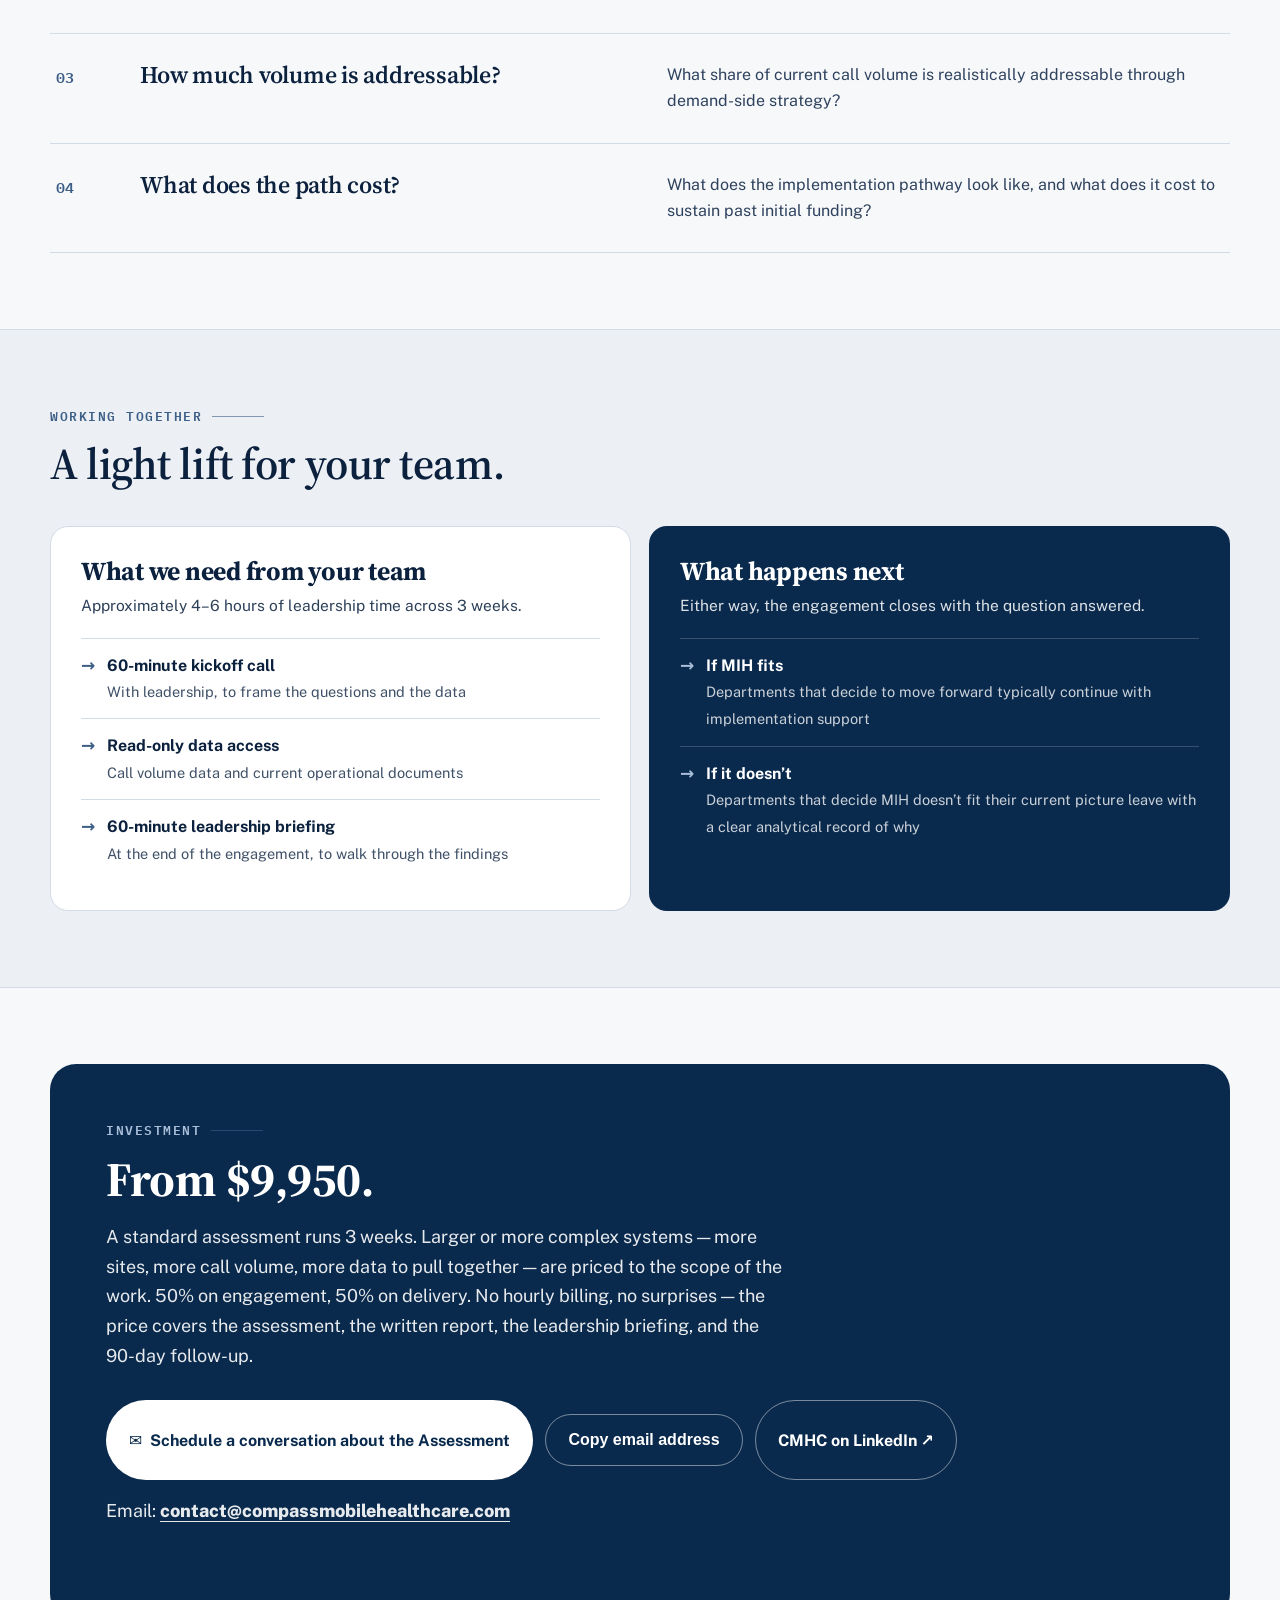
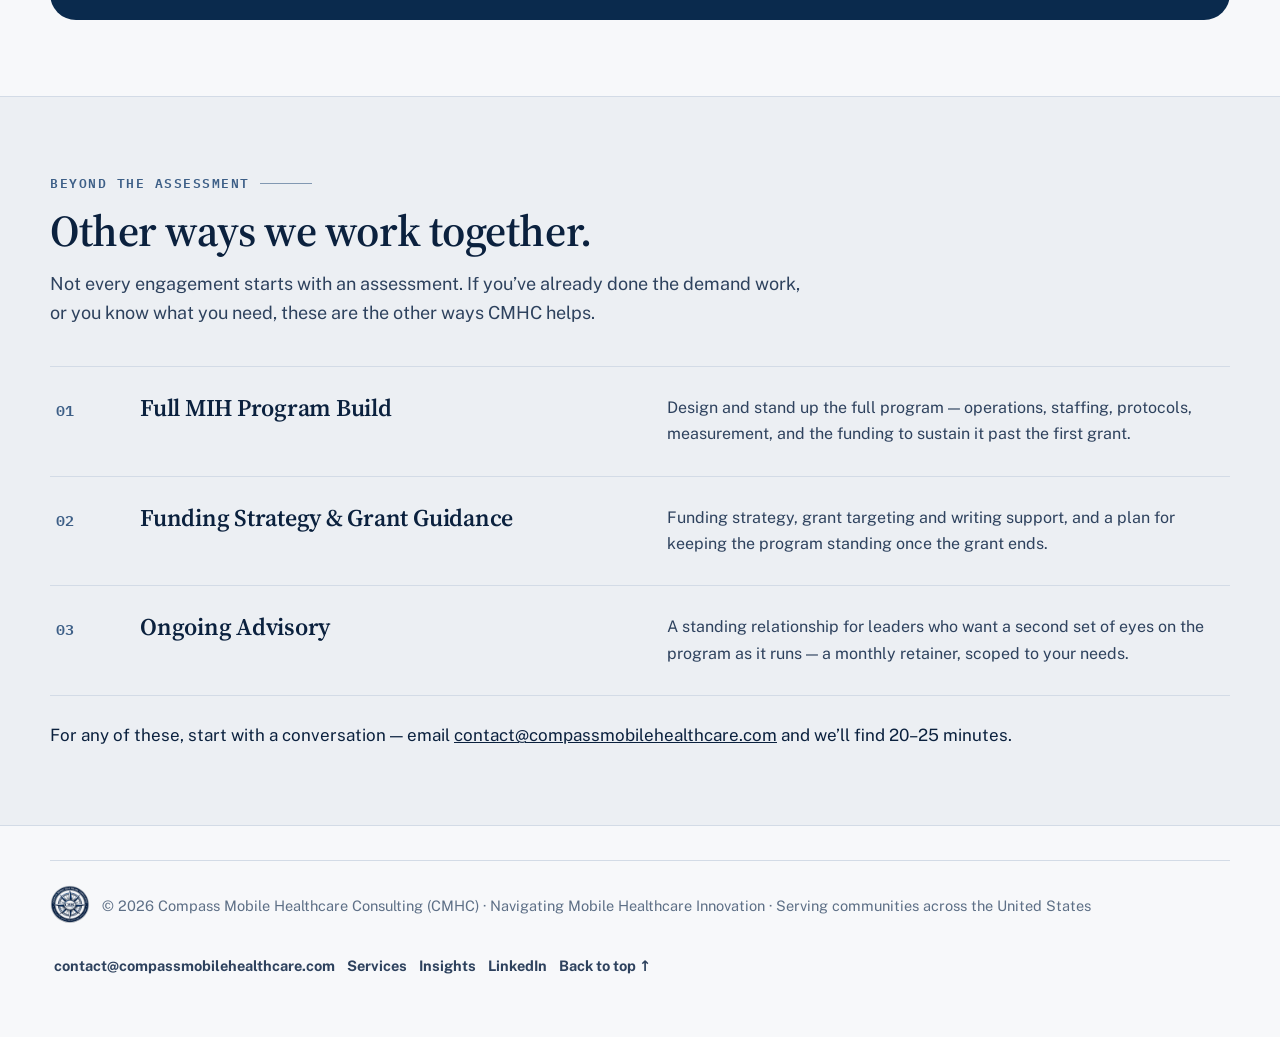
<file: services.html>
<!doctype html>
<html lang="en">
<head>
<meta charset="utf-8" />
<meta name="viewport" content="width=device-width, initial-scale=1, viewport-fit=cover" />
<meta name="color-scheme" content="light dark" />
<meta name="description" content="The MIH Demand-Side Assessment from Compass Mobile Healthcare Consulting: a focused 3-week engagement for fire and EMS departments that answers whether Mobile Integrated Health belongs in your operational picture — from $9,950." />
<link rel="canonical" href="https://www.compassmobilehealthcare.com/services.html" />
<meta property="og:type" content="website" />
<meta property="og:title" content="How We Engage — MIH Demand-Side Assessment | Compass Mobile Healthcare Consulting" />
<meta property="og:description" content="A focused 3-week MIH Demand-Side Assessment: your call profile and demand patterns, a written report with a clear recommendation, and a leadership briefing. From $9,950." />
<meta property="og:url" content="https://www.compassmobilehealthcare.com/services.html" />
<meta property="og:image" content="https://www.compassmobilehealthcare.com/cmhc-logo.png" />
<meta name="twitter:card" content="summary_large_image" />
<meta name="twitter:title" content="How We Engage — MIH Demand-Side Assessment | Compass Mobile Healthcare Consulting" />
<meta name="twitter:description" content="A focused 3-week MIH Demand-Side Assessment: your call profile and demand patterns, a written report, and a leadership briefing. From $9,950." />
<meta name="twitter:image" content="https://www.compassmobilehealthcare.com/cmhc-logo.png" />
<script type="application/ld+json">
{
  "@context": "https://schema.org",
  "@type": "Service",
  "name": "MIH Demand-Side Assessment",
  "serviceType": "Mobile Integrated Health consulting",
  "provider": {
    "@type": "Organization",
    "name": "Compass Mobile Healthcare Consulting",
    "alternateName": "CMHC",
    "url": "https://www.compassmobilehealthcare.com/"
  },
  "description": "A focused 3-week assessment of a fire or EMS department's call profile and demand patterns that answers whether Mobile Integrated Health belongs in its operational picture, and if so, at what scale and in what configuration.",
  "offers": {
    "@type": "Offer",
    "price": "9950",
    "priceCurrency": "USD",
    "description": "Starting at $9,950. 50% on engagement, 50% on delivery. Larger or more complex systems priced to the scope of the work."
  }
}
</script>
<link rel="icon" href="cmhc-logo.png" />
<title>How We Engage — MIH Demand-Side Assessment | Compass Mobile Healthcare Consulting</title>
<link rel="preconnect" href="https://fonts.googleapis.com" />
<link rel="preconnect" href="https://fonts.gstatic.com" crossorigin />
<link href="https://fonts.googleapis.com/css2?family=Source+Serif+4:opsz,wght@8..60,500;8..60,600;8..60,700&family=Public+Sans:wght@400;500;600;700;800&family=IBM+Plex+Mono:wght@500;600&display=swap" rel="stylesheet" />
<link rel="stylesheet" href="styles.css" />
</head>
<body>

<header class="site-head">
  <div class="wrap head-inner">
    <a class="brand" href="index.html" aria-label="Compass Mobile Healthcare Consulting — home">
      <img class="brand-logo" src="cmhc-logo.png" alt="Compass Mobile Healthcare Consulting compass emblem" />
      <span class="brand-text">
        <strong>Compass Mobile Healthcare Consulting</strong>
        <span>Navigating Mobile Healthcare Innovation</span>
      </span>
    </a>
    <button class="menu-btn" id="menuBtn" aria-label="Open menu" aria-expanded="false" aria-controls="mainNav">☰</button>
    <nav class="nav" id="mainNav" aria-label="Main navigation">
      <a href="services.html">Services</a>
      <a href="insights.html">Insights</a>
      <a href="index.html#what-we-do">What we do</a>
      <a href="index.html#expertise">Expertise</a>
      <a href="index.html#approach">Approach</a>
      <a href="index.html#about">About</a>
      <a class="cta" href="mailto:contact@compassmobilehealthcare.com?subject=MIH%20consulting%20inquiry">Email us</a>
    </nav>
  </div>
</header>

<main id="top">
  <!-- INTRO -->
  <section aria-labelledby="engage-h" style="padding-bottom:0">
    <div class="wrap">
      <div class="section-head">
        <div class="kicker">How we engage</div>
        <h2 id="engage-h">MIH Demand-Side Assessment</h2>
        <p>For fire and EMS departments facing rising call volume and a supply-side strategy that&rsquo;s running out of runway, the MIH Demand-Side Assessment is a focused 3-week engagement that answers a specific question: does Mobile Integrated Health belong in your operational picture, and if so, at what scale and in what configuration.</p>
        <div class="hero-meta" style="margin-top:22px">
          <span>From $9,950</span>
          <span>3 weeks, start to recommendation</span>
          <span>For fire and EMS departments, FQHCs, and health systems</span>
        </div>
      </div>
    </div>
  </section>

  <!-- WHAT YOU GET -->
  <section class="alt" aria-labelledby="get-h">
    <div class="wrap">
      <div class="section-head">
        <div class="kicker">What you get</div>
        <h2 id="get-h">Three weeks. A clear answer.</h2>
      </div>
      <div class="service-list">
        <article class="service">
          <span class="service-no">01</span>
          <h3>Structured assessment</h3>
          <div><p>A 3-week structured assessment of your call profile and demand patterns — who&rsquo;s calling, why, and what share of volume a demand-side approach could realistically affect.</p></div>
        </article>
        <article class="service">
          <span class="service-no">02</span>
          <h3>Written report</h3>
          <div><p>A 15&ndash;25 page written report with a clear recommendation — not a data dump, but a decision document your leadership can act on.</p></div>
        </article>
        <article class="service">
          <span class="service-no">03</span>
          <h3>Leadership briefing</h3>
          <div><p>A 60-minute leadership briefing at the end of the engagement, walking your decision-makers through the findings and the recommendation.</p></div>
        </article>
        <article class="service">
          <span class="service-no">04</span>
          <h3>90-day follow-up</h3>
          <div><p>A 90-day follow-up call as the picture develops — so the recommendation stays useful as conditions change.</p></div>
        </article>
      </div>
    </div>
  </section>

  <!-- WHAT IT ANSWERS -->
  <section aria-labelledby="answers-h">
    <div class="wrap">
      <div class="section-head">
        <div class="kicker">What it answers</div>
        <h2 id="answers-h">Four questions, answered with your data.</h2>
      </div>
      <div class="service-list">
        <article class="service">
          <span class="service-no">01</span>
          <h3>Is MIH the right next investment?</h3>
          <div><p>Is MIH the right next investment for your department, or is the supply-side build the right answer?</p></div>
        </article>
        <article class="service">
          <span class="service-no">02</span>
          <h3>At what scale, in what configuration?</h3>
          <div><p>If MIH fits, at what scale and in what configuration — so you invest in the right size of program, not a guess.</p></div>
        </article>
        <article class="service">
          <span class="service-no">03</span>
          <h3>How much volume is addressable?</h3>
          <div><p>What share of current call volume is realistically addressable through demand-side strategy?</p></div>
        </article>
        <article class="service">
          <span class="service-no">04</span>
          <h3>What does the path cost?</h3>
          <div><p>What does the implementation pathway look like, and what does it cost to sustain past initial funding?</p></div>
        </article>
      </div>
    </div>
  </section>

  <!-- WHAT WE NEED / WHAT HAPPENS NEXT -->
  <section class="alt" aria-labelledby="need-h">
    <div class="wrap">
      <div class="section-head">
        <div class="kicker">Working together</div>
        <h2 id="need-h">A light lift for your team.</h2>
      </div>
      <div class="expertise">
        <article class="exp-card">
          <h3>What we need from your team</h3>
          <p>Approximately 4&ndash;6 hours of leadership time across 3 weeks.</p>
          <ul class="exp-list">
            <li><div><b>60-minute kickoff call</b><span>With leadership, to frame the questions and the data</span></div></li>
            <li><div><b>Read-only data access</b><span>Call volume data and current operational documents</span></div></li>
            <li><div><b>60-minute leadership briefing</b><span>At the end of the engagement, to walk through the findings</span></div></li>
          </ul>
        </article>
        <article class="exp-card dark">
          <h3>What happens next</h3>
          <p>Either way, the engagement closes with the question answered.</p>
          <ul class="exp-list">
            <li><div><b>If MIH fits</b><span>Departments that decide to move forward typically continue with implementation support</span></div></li>
            <li><div><b>If it doesn&rsquo;t</b><span>Departments that decide MIH doesn&rsquo;t fit their current picture leave with a clear analytical record of why</span></div></li>
          </ul>
        </article>
      </div>
    </div>
  </section>

  <!-- INVESTMENT -->
  <section aria-labelledby="invest-h">
    <div class="wrap">
      <div class="contact">
        <div class="kicker" style="color:#a9bed8">Investment</div>
        <h2 id="invest-h">From $9,950.</h2>
        <p>A standard assessment runs 3 weeks. Larger or more complex systems — more sites, more call volume, more data to pull together — are priced to the scope of the work. 50% on engagement, 50% on delivery. No hourly billing, no surprises — the price covers the assessment, the written report, the leadership briefing, and the 90-day follow-up.</p>
        <div class="contact-actions">
          <a class="btn btn-light" href="mailto:contact@compassmobilehealthcare.com?subject=MIH%20Demand-Side%20Assessment%20inquiry">✉ &nbsp;Schedule a conversation about the Assessment</a>
          <button class="btn btn-outline" id="copyBtn" type="button">Copy email address</button>
          <a class="btn btn-outline" href="https://linkedin.com/company/cmhc-consulting" target="_blank" rel="noopener">CMHC on LinkedIn ↗</a>
        </div>
        <p class="email-line">Email: <a href="mailto:contact@compassmobilehealthcare.com">contact@compassmobilehealthcare.com</a></p>
        <p class="copy-note" id="copyNote" aria-live="polite"></p>
      </div>
    </div>
  </section>
  <!-- OTHER WAYS WE WORK TOGETHER -->
  <section class="alt" aria-labelledby="other-h">
    <div class="wrap">
      <div class="section-head">
        <div class="kicker">Beyond the Assessment</div>
        <h2 id="other-h">Other ways we work together.</h2>
        <p>Not every engagement starts with an assessment. If you&rsquo;ve already done the demand work, or you know what you need, these are the other ways CMHC helps.</p>
      </div>
      <div class="service-list">
        <article class="service">
          <span class="service-no">01</span>
          <h3>Full MIH Program Build</h3>
          <div><p>Design and stand up the full program &mdash; operations, staffing, protocols, measurement, and the funding to sustain it past the first grant.</p></div>
        </article>
        <article class="service">
          <span class="service-no">02</span>
          <h3>Funding Strategy &amp; Grant Guidance</h3>
          <div><p>Funding strategy, grant targeting and writing support, and a plan for keeping the program standing once the grant ends.</p></div>
        </article>
        <article class="service">
          <span class="service-no">03</span>
          <h3>Ongoing Advisory</h3>
          <div><p>A standing relationship for leaders who want a second set of eyes on the program as it runs &mdash; a monthly retainer, scoped to your needs.</p></div>
        </article>
      </div>
      <p style="margin-top:26px">For any of these, start with a conversation &mdash; email <a href="mailto:contact@compassmobilehealthcare.com">contact@compassmobilehealthcare.com</a> and we&rsquo;ll find 20&ndash;25 minutes.</p>
    </div>
  </section>
</main>

<footer>
  <div class="wrap foot">
    <span class="foot-brand">
      <img class="foot-logo" src="cmhc-logo.png" alt="" />
      <span>© <span id="year">2026</span> Compass Mobile Healthcare Consulting (CMHC) &middot; Navigating Mobile Healthcare Innovation &middot; Serving communities across the United States</span>
    </span>
    <span>
      <a href="mailto:contact@compassmobilehealthcare.com">contact@compassmobilehealthcare.com</a>
      <a href="services.html">Services</a>
      <a href="insights.html">Insights</a>
      <a href="https://linkedin.com/company/cmhc-consulting" target="_blank" rel="noopener">LinkedIn</a>
      <a href="#top">Back to top ↑</a>
    </span>
  </div>
</footer>

<script>
  (function(){
    var btn = document.getElementById('menuBtn');
    var nav = document.getElementById('mainNav');
    if(btn && nav){
      btn.addEventListener('click', function(){
        var open = nav.classList.toggle('open');
        btn.setAttribute('aria-expanded', open ? 'true' : 'false');
        btn.textContent = open ? '✕' : '☰';
      });
      nav.addEventListener('click', function(e){
        if(e.target.tagName === 'A'){ nav.classList.remove('open'); btn.setAttribute('aria-expanded','false'); btn.textContent='☰'; }
      });
    }
    var copyBtn = document.getElementById('copyBtn');
    var note = document.getElementById('copyNote');
    var email = 'contact@compassmobilehealthcare.com';
    if(copyBtn){
      copyBtn.addEventListener('click', function(){
        function done(){ if(note) note.textContent = 'Email address copied.'; copyBtn.textContent = 'Copied ✓'; setTimeout(function(){ copyBtn.textContent='Copy email address'; if(note) note.textContent=''; }, 2600); }
        function fallback(){
          var ta = document.createElement('textarea');
          ta.value = email; ta.style.position='fixed'; ta.style.opacity='0';
          document.body.appendChild(ta); ta.select();
          try{ document.execCommand('copy'); done(); }catch(e){ if(note) note.textContent = email; }
          document.body.removeChild(ta);
        }
        if(navigator.clipboard && navigator.clipboard.writeText){
          navigator.clipboard.writeText(email).then(done).catch(fallback);
        } else { fallback(); }
      });
    }
    var y = document.getElementById('year');
    if(y){ y.textContent = new Date().getFullYear(); }
  })();
</script>
</body>
</html>
</file>
<file: styles.css>
:root{
    --bg:#f7f8fa;
    --bg-alt:#eceff3;
    --surface:#ffffff;
    --surface-2:#eef1f5;
    --ink:#0b213e;
    --ink-2:#2e425e;
    --muted:#5d6f86;
    --line:#d3dbe6;
    --brand:#0a2a4d;
    --brand-2:#14365f;
    --brand-ink:#ffffff;
    --navy:#0a2a4d;
    --navy-deep:#071e38;
    --accent:#3d5f87;
    --accent-soft:#dce5ef;
    --chip:#e6ebf2;
    --shadow:0 18px 40px rgba(10,42,77,.16);
    --radius:18px;
    --radius-sm:12px;
    --max:1180px;
  }
  @media (prefers-color-scheme: dark){
    :root{
      --bg:#071426;
      --bg-alt:#0a1e38;
      --surface:#0e2748;
      --surface-2:#122f55;
      --ink:#eff3f8;
      --ink-2:#cbd6e6;
      --muted:#9db0c7;
      --line:#223a5c;
      --brand:#b9c9de;
      --brand-2:#d3deeb;
      --brand-ink:#071c36;
      --accent:#a9bed8;
      --accent-soft:#1a365f;
      --chip:#162e52;
      --shadow:0 18px 40px rgba(0,0,0,.4);
    }
  }
  html{scroll-behavior:smooth}
  @media (prefers-reduced-motion: reduce){ html{scroll-behavior:auto} }
  body{
    margin:0;
    background:var(--bg);
    color:var(--ink);
    font-family:"Public Sans", system-ui, -apple-system, Segoe UI, sans-serif;
    font-size:17px;
    line-height:1.6;
    -webkit-font-smoothing:antialiased;
  }
  h1,h2,h3{font-family:"Source Serif 4", Georgia, serif; line-height:1.08; letter-spacing:-.01em; margin:0; color:var(--ink)}
  p{margin:0}
  a{color:inherit}
  img{max-width:100%; display:block}
  .wrap{width:min(var(--max), calc(100% - 40px)); margin:0 auto}
  /* Header */
  .site-head{
    position:sticky; top:0; z-index:40;
    background:color-mix(in srgb, var(--bg) 92%, transparent);
    backdrop-filter:blur(10px);
    border-bottom:1px solid var(--line);
  }
  .head-inner{display:flex; align-items:center; justify-content:space-between; gap:16px; min-height:72px}
  .brand{display:flex; align-items:center; gap:12px; text-decoration:none; min-height:48px}
  .brand-logo{width:54px; height:54px; flex:0 0 54px; object-fit:contain}
  .brand-text{line-height:1.15}
  .brand-text strong{display:block; font-size:15px; letter-spacing:.01em}
  .brand-text span{display:block; font-size:12.5px; color:var(--muted); font-weight:600; letter-spacing:.06em; text-transform:uppercase; margin-top:2px}
  .nav{display:flex; align-items:center; gap:4px}
  .nav a{
    text-decoration:none; font-weight:600; font-size:15px; color:var(--ink-2);
    padding:10px 12px; min-height:44px; display:inline-flex; align-items:center; border-radius:999px;
  }
  .nav a:hover{background:var(--chip)}
  .nav .cta{
    background:var(--brand); color:var(--brand-ink); margin-left:8px; padding:10px 18px;
  }
  .nav .cta:hover{background:var(--brand-2)}
  @media (prefers-color-scheme: dark){ .nav .cta{background:#d9e3ef; color:#071c36} .nav .cta:hover{background:#ffffff} }
  .menu-btn{display:none}
  @media (max-width:860px){
    .nav{
      display:none; position:absolute; left:20px; right:20px; top:76px;
      background:var(--surface); border:1px solid var(--line); border-radius:16px; padding:10px;
      box-shadow:var(--shadow); flex-direction:column; align-items:stretch;
    }
    .nav.open{display:flex}
    .nav a{justify-content:flex-start}
    .nav .cta{margin-left:0; justify-content:center}
    .menu-btn{
      display:inline-flex; align-items:center; justify-content:center;
      width:48px; height:48px; border-radius:12px; border:1px solid var(--line);
      background:var(--surface); color:var(--ink); cursor:pointer; font-size:20px;
    }
  }
  /* Hero */
  .hero{padding:56px 0 0; overflow:hidden}
  .hero-grid{display:grid; grid-template-columns:1.05fr .95fr; gap:48px; align-items:center}
  .eyebrow{
    display:inline-flex; align-items:center; gap:10px;
    font-family:"IBM Plex Mono", monospace; font-size:12.5px; font-weight:600;
    letter-spacing:.12em; text-transform:uppercase; color:var(--brand);
    background:var(--chip); border:1px solid var(--line);
    padding:8px 12px; border-radius:999px; margin-bottom:22px;
  }
  .eyebrow i{width:7px; height:7px; border-radius:50%; background:var(--accent); display:block}
  .hero h1{font-size:clamp(38px, 5.2vw, 62px); font-weight:600; max-width:12.5em}
  .hero h1 em{font-style:normal; color:var(--brand); box-shadow:inset 0 -.32em 0 var(--accent-soft)}
  @media (prefers-color-scheme: dark){ .hero h1 em{color:var(--accent)} }
  .hero-lede{margin-top:22px; font-size:19px; line-height:1.65; color:var(--ink-2); max-width:34em}
  .hero-lede strong{color:var(--ink)}
  .hero-actions{display:flex; flex-wrap:wrap; gap:12px; margin-top:30px}
  .btn{
    display:inline-flex; align-items:center; justify-content:center; gap:9px;
    min-height:52px; padding:13px 22px; border-radius:999px;
    font-weight:700; font-size:16px; text-decoration:none; border:1px solid transparent; cursor:pointer;
  }
  .btn-primary{background:var(--navy); color:#ffffff}
  .btn-primary:hover{background:var(--navy-deep)}
  @media (prefers-color-scheme: dark){ .btn-primary{background:#d9e3ef; color:#071c36} .btn-primary:hover{background:#ffffff} }
  .btn-ghost{background:var(--surface); color:var(--ink); border-color:var(--line)}
  .btn-ghost:hover{border-color:var(--brand)}
  .hero-meta{margin-top:26px; display:flex; flex-wrap:wrap; gap:8px 22px; color:var(--muted); font-size:14.5px; font-weight:600}
  .hero-meta span{display:inline-flex; align-items:center; gap:8px}
  .hero-meta span::before{content:""; width:6px; height:6px; border-radius:50%; background:var(--accent)}
  .hero-logo{text-align:center}
  .hero-logo img{
    width:min(440px, 88%); height:auto; margin:0 auto;
    filter:drop-shadow(0 24px 44px rgba(10,42,77,.22));
  }
  .hero-logo p{
    margin-top:16px; font-family:"Source Serif 4", Georgia, serif;
    font-size:17px; font-style:italic; color:var(--muted);
  }
  .problem-line{
    margin-top:44px; display:grid; grid-template-columns:230px 1fr; gap:8px 28px; align-items:baseline;
    background:var(--surface); border:1px solid var(--line); border-radius:14px; padding:20px 24px;
  }
  .problem-line b{font-family:"IBM Plex Mono", monospace; font-size:12px; letter-spacing:.1em; text-transform:uppercase; color:var(--accent)}
  .problem-line p{font-size:16px; line-height:1.6; color:var(--ink-2)}
  .problem-line p strong{color:var(--ink)}
  @media (max-width:960px){
    .hero-grid{grid-template-columns:1fr; gap:32px}
    .hero-logo img{width:min(300px, 78%)}
  }
  @media (max-width:640px){ .problem-line{grid-template-columns:1fr; padding:18px 20px} }
  /* Audience strip */
  .strip{margin-top:56px; background:var(--navy); color:#fff}
  @media (prefers-color-scheme: dark){ .strip{background:#0d2a4f; color:var(--ink)} }
  .strip-inner{display:grid; grid-template-columns:repeat(4,1fr); }
  .strip-item{padding:22px 20px; border-left:1px solid rgba(255,255,255,.16)}
  .strip-item:first-child{border-left:0}
  .strip-item b{display:block; font-size:16px; margin-bottom:3px}
  .strip-item span{font-size:14px; opacity:.82; line-height:1.45; display:block}
  @media (max-width:860px){ .strip-inner{grid-template-columns:1fr 1fr} .strip-item{border-top:1px solid rgba(255,255,255,.16)} }
  @media (max-width:520px){ .strip-inner{grid-template-columns:1fr} .strip-item{border-left:0} }

  section{padding:76px 0}
  .section-head{max-width:760px; margin-bottom:38px}
  .kicker{font-family:"IBM Plex Mono", monospace; font-size:12.5px; font-weight:600; letter-spacing:.12em; text-transform:uppercase; color:var(--accent); margin-bottom:14px; display:flex; align-items:center; gap:10px}
  .kicker::after{content:""; height:1px; width:52px; background:var(--accent); opacity:.6}
  .section-head h2{font-size:clamp(30px, 3.6vw, 44px); font-weight:600}
  .section-head p{margin-top:14px; font-size:18px; color:var(--ink-2); line-height:1.65}

  /* Problem / outcomes */
  .outcomes{display:grid; grid-template-columns:repeat(3,1fr); gap:18px}
  .outcome{background:var(--surface); border:1px solid var(--line); border-radius:var(--radius); padding:26px}
  .outcome-num{font-family:"IBM Plex Mono", monospace; color:var(--accent); font-weight:600; font-size:13px; letter-spacing:.08em}
  .outcome h3{font-size:23px; margin:12px 0 10px; font-weight:600}
  .outcome p{color:var(--muted); font-size:15.5px; line-height:1.65}
  @media (max-width:860px){ .outcomes{grid-template-columns:1fr} }

  /* What we do - numbered rows */
  .alt{background:var(--bg-alt); border-top:1px solid var(--line); border-bottom:1px solid var(--line)}
  .service-list{border-top:1px solid var(--line)}
  .service{
    display:grid; grid-template-columns:64px 1fr 1.1fr; gap:20px;
    padding:28px 6px; border-bottom:1px solid var(--line); align-items:start;
  }
  .service-no{font-family:"IBM Plex Mono", monospace; font-size:15px; font-weight:600; color:var(--accent); padding-top:4px}
  .service h3{font-size:24px; font-weight:600}
  .service p{color:var(--ink-2); font-size:16px; line-height:1.65}
  .service ul{margin:10px 0 0; padding:0; list-style:none; display:flex; flex-wrap:wrap; gap:8px}
  .service li{font-size:13.5px; font-weight:600; background:var(--surface); border:1px solid var(--line); padding:6px 10px; border-radius:999px; color:var(--ink-2)}
  @media (max-width:760px){ .service{grid-template-columns:40px 1fr} .service > div{grid-column:2} }

  /* Expertise two col */
  .expertise{display:grid; grid-template-columns:1fr 1fr; gap:18px}
  .exp-card{border-radius:var(--radius); padding:30px; background:var(--surface); border:1px solid var(--line)}
  .exp-card.dark{background:var(--navy); color:#fff; border-color:transparent}
  @media (prefers-color-scheme: dark){ .exp-card.dark{background:#0d2a4f; color:var(--ink)} }
  .exp-card h3{font-size:26px; margin-bottom:8px; color:inherit}
  .exp-card > p{opacity:.86; font-size:15.5px; margin-bottom:20px}
  .exp-list{list-style:none; margin:0; padding:0; display:grid; gap:0}
  .exp-list li{padding:13px 0; border-top:1px solid var(--line); display:flex; gap:12px; align-items:baseline}
  .exp-card.dark .exp-list li{border-top-color:rgba(255,255,255,.18)}
  .exp-list li::before{content:"→"; color:var(--accent); font-weight:700}
  .exp-card.dark .exp-list li::before{color:#a9bed8}
  .exp-list b{display:block; font-size:16px}
  .exp-list span{font-size:14.5px; opacity:.78}
  @media (max-width:860px){ .expertise{grid-template-columns:1fr} }

  /* Principles */
  .principles{display:grid; grid-template-columns:repeat(3,1fr); gap:18px}
  .principle{padding:28px; border-radius:var(--radius); background:var(--surface-2); border:1px solid var(--line)}
  .principle blockquote{margin:0; font-family:"Source Serif 4", Georgia, serif; font-size:22px; line-height:1.35; font-weight:600}
  .principle p{margin-top:14px; color:var(--muted); font-size:15.5px; line-height:1.65}
  @media (max-width:860px){ .principles{grid-template-columns:1fr} }

  /* Approach */
  .steps{display:grid; grid-template-columns:repeat(4,1fr); gap:0; border:1px solid var(--line); border-radius:var(--radius); overflow:hidden; background:var(--surface)}
  .step{padding:26px 22px; border-left:1px solid var(--line)}
  .step:first-child{border-left:0}
  .step b{font-family:"IBM Plex Mono", monospace; font-size:12px; letter-spacing:.1em; text-transform:uppercase; color:var(--accent)}
  .step h3{font-size:22px; margin:10px 0 8px}
  .step p{font-size:14.5px; color:var(--muted); line-height:1.6}
  @media (max-width:960px){ .steps{grid-template-columns:1fr 1fr} .step{border-top:1px solid var(--line)} .step:nth-child(-n+2){border-top:0} }
  @media (max-width:560px){ .steps{grid-template-columns:1fr} .step{border-left:0; border-top:1px solid var(--line)} .step:nth-child(2){border-top:1px solid var(--line)} }

  /* About */
  .about-grid{display:grid; grid-template-columns:.92fr 1.08fr; gap:48px; align-items:center}
  .about-logo{background:var(--navy); border-radius:22px; padding:44px 32px; text-align:center; box-shadow:var(--shadow)}
  @media (prefers-color-scheme: dark){ .about-logo{background:#0d2a4f; border:1px solid var(--line)} }
  .about-logo img{width:min(320px, 84%); height:auto; margin:0 auto}
  .about-logo p{margin-top:20px; font-family:"Source Serif 4", Georgia, serif; font-size:19px; font-style:italic; color:#d9e3ef}
  .about-copy h2{font-size:clamp(30px, 3.6vw, 42px); margin-bottom:18px}
  .about-copy p{color:var(--ink-2); font-size:17px; line-height:1.7; margin-bottom:16px}
  .about-copy p strong{color:var(--ink)}
  .tags{display:flex; flex-wrap:wrap; gap:8px; margin-top:22px}
  .tags span{font-size:14px; font-weight:700; padding:9px 13px; min-height:36px; display:inline-flex; align-items:center; background:var(--chip); border-radius:999px; color:var(--ink-2)}
  @media (max-width:860px){ .about-grid{grid-template-columns:1fr} }

  /* Contact */
  .contact{background:var(--navy); color:#fff; border-radius:26px; padding:clamp(30px, 5vw, 56px); position:relative; overflow:hidden}
  @media (prefers-color-scheme: dark){ .contact{background:#0d2a4f; color:var(--ink)} }
  .contact h2{color:inherit; font-size:clamp(30px, 4vw, 48px); max-width:14em}
  .contact p{margin-top:16px; font-size:18px; line-height:1.65; opacity:.9; max-width:38em}
  .contact-actions{display:flex; flex-wrap:wrap; gap:12px; margin-top:30px; align-items:center}
  .btn-light{background:#fff; color:var(--navy)}
  .btn-light:hover{background:var(--accent-soft)}
  @media (prefers-color-scheme: dark){ .btn-light{background:#d9e3ef; color:#071c36} .btn-light:hover{background:#ffffff} }
  .btn-outline{border-color:rgba(255,255,255,.45); color:inherit; background:transparent}
  .btn-outline:hover{border-color:#fff}
  .email-line{margin-top:22px; font-size:15px; opacity:.92}
  .email-line a{font-weight:800; text-decoration:underline; text-underline-offset:4px; word-break:break-all}
  .copy-note{font-size:14px; font-weight:700; min-height:22px}
  footer{padding:34px 0 46px; color:var(--muted); font-size:14.5px}
  .foot-brand{display:inline-flex; align-items:center; gap:12px}
  .foot-logo{width:40px; height:40px; object-fit:contain; flex:0 0 40px}
  .foot{display:flex; flex-wrap:wrap; gap:14px 28px; justify-content:space-between; align-items:center; border-top:1px solid var(--line); padding-top:24px}
  .foot a{font-weight:700; color:var(--ink-2); text-decoration:none; padding:8px 4px; display:inline-flex; min-height:36px; align-items:center}
  .foot a:hover{text-decoration:underline}
  :focus-visible{outline:3px solid var(--accent); outline-offset:3px; border-radius:6px}
</file>
